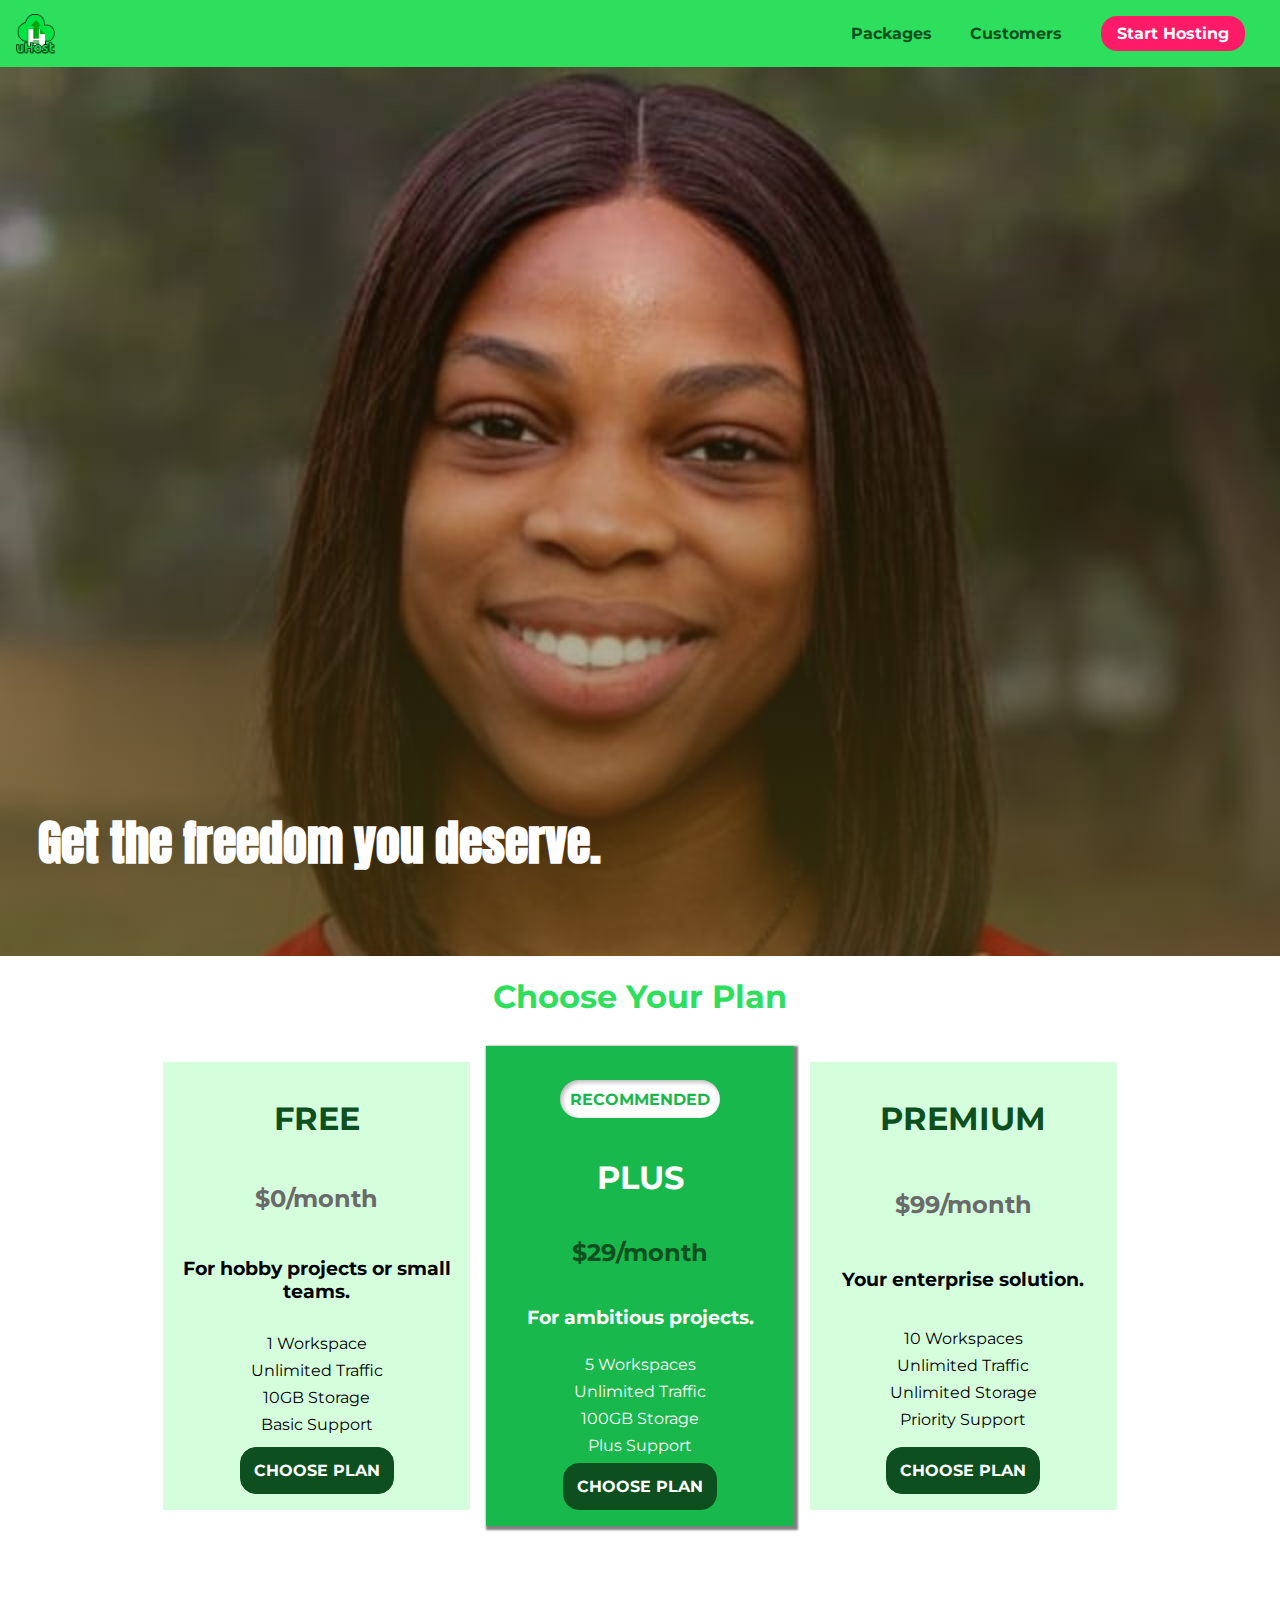
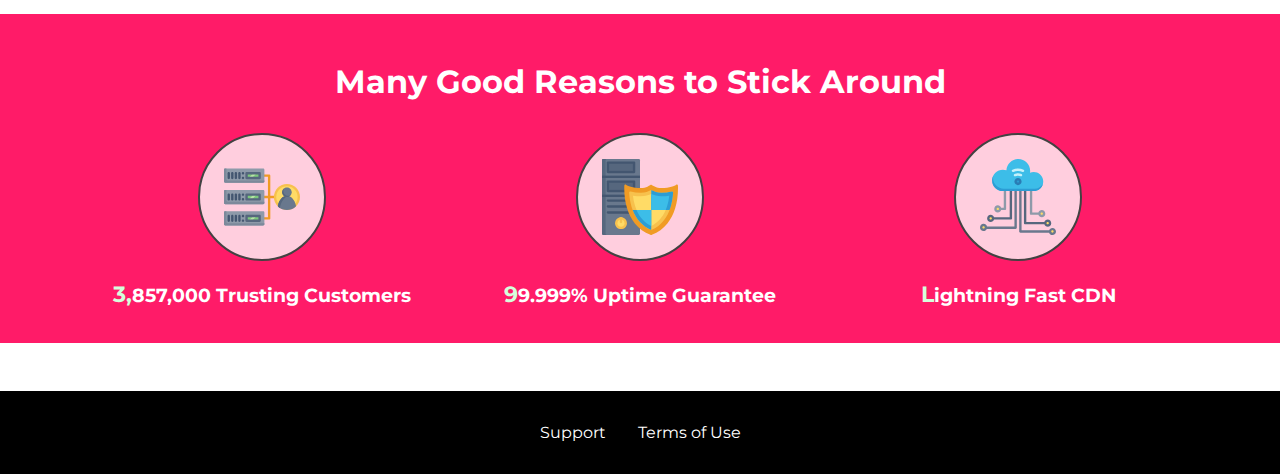
<file: index.html>
<!DOCTYPE html>
<html lang="en">
  <head>
    <meta charset="UTF-8" />
    <meta http-equiv="X-UA-Compatible" content="ie=edge" />
    <meta name="viewport" content="width=device-width, initial-scale=1.0" />
    <!-- <meta
      name="viewport"
      content="width=device-width, initial-scale=1.0, user-scalable=yes, maximum-scale=2.0, mimimum-scale=1.0"
    /> -->
    <title>uHost</title>
    <link rel="shortcut icon" href="images/favicon.png" />
    <link rel="stylesheet" href="shared.css" />
    <link rel="stylesheet" href="main.css" />
  </head>

  <body>
    <div class="backdrop"></div>

    <div class="modal">
      <h1 class="modal__title">Do you want to continue?</h1>
      <div class="modal__actions">
        <a href="start-hosting/index.html" class="modal__action btn">Yes!</a>
        <button class="modal__action modal__action--negative btn" type="button">
          No!
        </button>
      </div>
    </div>

    <header class="main-header">
      <div>
        <button class="toggle-button">
          <span class="toggle-button__bar"></span
          ><span class="toggle-button__bar"></span
          ><span class="toggle-button__bar"></span>
        </button>

        <a href="index.html" class="main-header__brand">
          <img
            src="images/uhost-icon.png"
            alt="uHost - Your favorite hosting company"
          />
        </a>
      </div>

      <nav class="main-nav">
        <ul class="main-nav__items">
          <li class="main-nav__item">
            <a href="packages/index.html">Packages</a>
          </li>
          <li class="main-nav__item">
            <a href="customers/index.html">Customers</a>
          </li>
          <li class="main-nav__item main-nav__item--cta">
            <a href="start-hosting/index.html">Start Hosting</a>
          </li>
        </ul>
      </nav>
    </header>

    <nav class="mobile-nav">
      <ul class="mobile-nav__items">
        <li class="mobile-nav__item">
          <a href="packages/index.html">Packages</a>
        </li>
        <li class="mobile-nav__item">
          <a href="customers/index.html">Customers</a>
        </li>
        <li class="mobile-nav__item mobile-nav__item--cta">
          <a href="start-hosting/index.html">Start Hosting</a>
        </li>
      </ul>
    </nav>

    <main>
      <section id="product-overview">
        <h1>Get the freedom you deserve.</h1>
      </section>

      <section id="plans">
        <h1 class="section-title">Choose Your Plan</h1>
        <div class="plan__list">
          <article class="plan">
            <h1 class="plan__title">FREE</h1>
            <h2 class="plan__price">$0/month</h2>
            <h3>For hobby projects or small teams.</h3>
            <ul class="plan__features">
              <li class="plan__feature">1 Workspace</li>
              <li class="plan__feature">Unlimited Traffic</li>
              <li class="plan__feature">10GB Storage</li>
              <li class="plan__feature">Basic Support</li>
            </ul>
            <div>
              <button class="btn">CHOOSE PLAN</button>
            </div>
          </article>
          <article class="plan plan--highlighted">
            <h1 class="plan__annotation">RECOMMENDED</h1>
            <h1 class="plan__title">PLUS</h1>
            <h2 class="plan__price">$29/month</h2>
            <h3>For ambitious projects.</h3>
            <ul class="plan__features">
              <li class="plan__feature">5 Workspaces</li>
              <li class="plan__feature">Unlimited Traffic</li>
              <li class="plan__feature">100GB Storage</li>
              <li class="plan__feature">Plus Support</li>
            </ul>
            <div>
              <button class="btn">CHOOSE PLAN</button>
            </div>
          </article>
          <article class="plan">
            <h1 class="plan__title">PREMIUM</h1>
            <h2 class="plan__price">$99/month</h2>
            <h3>Your enterprise solution.</h3>
            <ul class="plan__features">
              <li class="plan__feature">10 Workspaces</li>
              <li class="plan__feature">Unlimited Traffic</li>
              <li class="plan__feature">Unlimited Storage</li>
              <li class="plan__feature">Priority Support</li>
            </ul>
            <div>
              <button class="btn">CHOOSE PLAN</button>
            </div>
          </article>
        </div>
      </section>

      <section id="key-features">
        <h1 class="section-title">Many Good Reasons to Stick Around</h1>
        <ul class="key-features__list">
          <li class="key-feature">
            <div class="key-feature__image">
              <svg viewBox="0 0 512 512">
                <path
                  style="fill: #f09b24"
                  d="M344,248h-32V112c0-4.418-3.582-8-8-8h-40c-4.418,0-8,3.582-8,8s3.582,8,8,8h32v128h-32  c-4.418,0-8,3.582-8,8s3.582,8,8,8h32v128h-32c-4.418,0-8,3.582-8,8s3.582,8,8,8h40c4.418,0,8-3.582,8-8V264h32c4.418,0,8-3.582,8-8  S348.418,248,344,248z"
                />
                <path
                  style="fill: #8e9aa9"
                  d="M264,64H8c-4.418,0-8,3.582-8,8v80c0,4.418,3.582,8,8,8h256c4.418,0,8-3.582,8-8V72  C272,67.582,268.418,64,264,64z"
                />
                <path
                  style="fill: #7c899b"
                  d="M24,144c-4.418,0-8-3.582-8-8V64H8c-4.418,0-8,3.582-8,8v80c0,4.418,3.582,8,8,8h256  c4.418,0,8-3.582,8-8v-8H24z"
                />
                <rect
                  x="152"
                  y="96"
                  style="fill: #b8e3a8"
                  width="88"
                  height="32"
                />
                <g>
                  <polygon
                    style="fill: #7ec97d"
                    points="152,96 152,128 166,128 198,96  "
                  />
                  <polygon
                    style="fill: #7ec97d"
                    points="220,96 188,128 240,128 240,96  "
                  />
                </g>
                <path
                  style="fill: #56677e"
                  d="M240,136h-88c-4.418,0-8-3.582-8-8V96c0-4.418,3.582-8,8-8h88c4.418,0,8,3.582,8,8v32  C248,132.418,244.418,136,240,136z M160,120h72v-16h-72V120z"
                />
                <g>
                  <path
                    style="fill: #435670"
                    d="M32,136c-4.418,0-8-3.582-8-8V96c0-4.418,3.582-8,8-8s8,3.582,8,8v32C40,132.418,36.418,136,32,136z   "
                  />
                  <path
                    style="fill: #435670"
                    d="M56,136c-4.418,0-8-3.582-8-8V96c0-4.418,3.582-8,8-8s8,3.582,8,8v32C64,132.418,60.418,136,56,136z   "
                  />
                  <path
                    style="fill: #435670"
                    d="M80,136c-4.418,0-8-3.582-8-8V96c0-4.418,3.582-8,8-8s8,3.582,8,8v32C88,132.418,84.418,136,80,136z   "
                  />
                  <path
                    style="fill: #435670"
                    d="M104,136c-4.418,0-8-3.582-8-8V96c0-4.418,3.582-8,8-8s8,3.582,8,8v32   C112,132.418,108.418,136,104,136z"
                  />
                  <path
                    style="fill: #435670"
                    d="M128,105c-4.418,0-8-3.582-8-8v-1c0-4.418,3.582-8,8-8s8,3.582,8,8v1   C136,101.418,132.418,105,128,105z"
                  />
                  <path
                    style="fill: #435670"
                    d="M128,136c-4.418,0-8-3.582-8-8v-1c0-4.418,3.582-8,8-8s8,3.582,8,8v1   C136,132.418,132.418,136,128,136z"
                  />
                </g>
                <path
                  style="fill: #8e9aa9"
                  d="M264,208H8c-4.418,0-8,3.582-8,8v80c0,4.418,3.582,8,8,8h256c4.418,0,8-3.582,8-8v-80  C272,211.582,268.418,208,264,208z"
                />
                <path
                  style="fill: #7c899b"
                  d="M24,288c-4.418,0-8-3.582-8-8v-72H8c-4.418,0-8,3.582-8,8v80c0,4.418,3.582,8,8,8h256  c4.418,0,8-3.582,8-8v-8H24z"
                />
                <rect
                  x="152"
                  y="240"
                  style="fill: #b8e3a8"
                  width="88"
                  height="32"
                />
                <g>
                  <polygon
                    style="fill: #7ec97d"
                    points="152,240 152,272 166,272 198,240  "
                  />
                  <polygon
                    style="fill: #7ec97d"
                    points="220,240 188,272 240,272 240,240  "
                  />
                </g>
                <path
                  style="fill: #56677e"
                  d="M240,280h-88c-4.418,0-8-3.582-8-8v-32c0-4.418,3.582-8,8-8h88c4.418,0,8,3.582,8,8v32  C248,276.418,244.418,280,240,280z M160,264h72v-16h-72V264z"
                />
                <g>
                  <path
                    style="fill: #435670"
                    d="M32,280c-4.418,0-8-3.582-8-8v-32c0-4.418,3.582-8,8-8s8,3.582,8,8v32C40,276.418,36.418,280,32,280   z"
                  />
                  <path
                    style="fill: #435670"
                    d="M56,280c-4.418,0-8-3.582-8-8v-32c0-4.418,3.582-8,8-8s8,3.582,8,8v32C64,276.418,60.418,280,56,280   z"
                  />
                  <path
                    style="fill: #435670"
                    d="M80,280c-4.418,0-8-3.582-8-8v-32c0-4.418,3.582-8,8-8s8,3.582,8,8v32C88,276.418,84.418,280,80,280   z"
                  />
                  <path
                    style="fill: #435670"
                    d="M104,280c-4.418,0-8-3.582-8-8v-32c0-4.418,3.582-8,8-8s8,3.582,8,8v32   C112,276.418,108.418,280,104,280z"
                  />
                  <path
                    style="fill: #435670"
                    d="M128,249c-4.418,0-8-3.582-8-8v-1c0-4.418,3.582-8,8-8s8,3.582,8,8v1   C136,245.418,132.418,249,128,249z"
                  />
                  <path
                    style="fill: #435670"
                    d="M128,280c-4.418,0-8-3.582-8-8v-1c0-4.418,3.582-8,8-8s8,3.582,8,8v1   C136,276.418,132.418,280,128,280z"
                  />
                </g>
                <path
                  style="fill: #8e9aa9"
                  d="M264,352H8c-4.418,0-8,3.582-8,8v80c0,4.418,3.582,8,8,8h256c4.418,0,8-3.582,8-8v-80  C272,355.582,268.418,352,264,352z"
                />
                <path
                  style="fill: #7c899b"
                  d="M24,432c-4.418,0-8-3.582-8-8v-72H8c-4.418,0-8,3.582-8,8v80c0,4.418,3.582,8,8,8h256  c4.418,0,8-3.582,8-8v-8H24z"
                />
                <rect
                  x="152"
                  y="384"
                  style="fill: #b8e3a8"
                  width="88"
                  height="32"
                />
                <g>
                  <polygon
                    style="fill: #7ec97d"
                    points="152,384 152,416 166,416 198,384  "
                  />
                  <polygon
                    style="fill: #7ec97d"
                    points="220,384 188,416 240,416 240,384  "
                  />
                </g>
                <path
                  style="fill: #56677e"
                  d="M240,424h-88c-4.418,0-8-3.582-8-8v-32c0-4.418,3.582-8,8-8h88c4.418,0,8,3.582,8,8v32  C248,420.418,244.418,424,240,424z M160,408h72v-16h-72V408z"
                />
                <g>
                  <path
                    style="fill: #435670"
                    d="M32,424c-4.418,0-8-3.582-8-8v-32c0-4.418,3.582-8,8-8s8,3.582,8,8v32C40,420.418,36.418,424,32,424   z"
                  />
                  <path
                    style="fill: #435670"
                    d="M56,424c-4.418,0-8-3.582-8-8v-32c0-4.418,3.582-8,8-8s8,3.582,8,8v32C64,420.418,60.418,424,56,424   z"
                  />
                  <path
                    style="fill: #435670"
                    d="M80,424c-4.418,0-8-3.582-8-8v-32c0-4.418,3.582-8,8-8s8,3.582,8,8v32C88,420.418,84.418,424,80,424   z"
                  />
                  <path
                    style="fill: #435670"
                    d="M104,424c-4.418,0-8-3.582-8-8v-32c0-4.418,3.582-8,8-8s8,3.582,8,8v32   C112,420.418,108.418,424,104,424z"
                  />
                  <path
                    style="fill: #435670"
                    d="M128,393c-4.418,0-8-3.582-8-8v-1c0-4.418,3.582-8,8-8s8,3.582,8,8v1   C136,389.418,132.418,393,128,393z"
                  />
                  <path
                    style="fill: #435670"
                    d="M128,424c-4.418,0-8-3.582-8-8v-1c0-4.418,3.582-8,8-8s8,3.582,8,8v1   C136,420.418,132.418,424,128,424z"
                  />
                </g>
                <path
                  style="fill: #f7c14d"
                  d="M424,168c-48.523,0-88,39.477-88,88s39.477,88,88,88s88-39.477,88-88S472.523,168,424,168z"
                />
                <path
                  style="fill: #ffdb66"
                  d="M424,184c-39.701,0-72,32.299-72,72s32.299,72,72,72s72-32.299,72-72S463.701,184,424,184z"
                />
                <path
                  style="fill: #69788d"
                  d="M484.893,314.16C476.393,274.588,451.922,248,424,248s-52.393,26.588-60.893,66.16  c-0.605,2.82,0.354,5.749,2.511,7.664C381.731,336.124,402.465,344,424,344s42.269-7.876,58.381-22.176  C484.539,319.909,485.498,316.98,484.893,314.16z"
                />
                <path
                  style="fill: #56677e"
                  d="M434.053,249.171C430.768,248.403,427.411,248,424,248c-27.922,0-52.393,26.588-60.893,66.16  c-0.605,2.82,0.354,5.749,2.511,7.664c3.383,3.002,6.979,5.703,10.734,8.125C384.904,286.243,407.373,255.378,434.053,249.171z"
                />
                <path
                  style="fill: #69788d"
                  d="M424,192c-17.645,0-32,14.355-32,32s14.355,32,32,32s32-14.355,32-32S441.645,192,424,192z"
                />
                <path
                  style="fill: #56677e"
                  d="M432,248c-17.645,0-32-14.355-32-32c0-6.783,2.128-13.076,5.742-18.258  C397.444,203.53,392,213.138,392,224c0,17.645,14.355,32,32,32c10.862,0,20.471-5.444,26.258-13.742  C445.076,245.872,438.783,248,432,248z"
                />
              </svg>
            </div>
            <p class="key-feature__description">3,857,000 Trusting Customers</p>
          </li>
          <li class="key-feature">
            <div class="key-feature__image">
              <svg viewBox="0 0 512 512">
                <path
                  style="fill: #69788d"
                  d="M248,0H8C3.582,0,0,3.582,0,8v496c0,4.418,3.582,8,8,8h240c4.418,0,8-3.582,8-8V8  C256,3.582,252.418,0,248,0z"
                />
                <path
                  style="fill: #56677e"
                  d="M24,504V8c0-4.418,3.582-8,8-8H8C3.582,0,0,3.582,0,8v496c0,4.418,3.582,8,8,8h24  C27.582,512,24,508.418,24,504z"
                />
                <g>
                  <rect
                    x="0"
                    y="112"
                    style="fill: #435670"
                    width="256"
                    height="16"
                  />
                  <rect
                    x="0"
                    y="240"
                    style="fill: #435670"
                    width="256"
                    height="16"
                  />
                </g>
                <path
                  style="fill: #f7c14d"
                  d="M128,392c-22.056,0-40,17.944-40,40s17.944,40,40,40s40-17.944,40-40S150.056,392,128,392z"
                />
                <path
                  style="fill: #ffdb66"
                  d="M128,408c-13.233,0-24,10.767-24,24s10.767,24,24,24s24-10.767,24-24S141.233,408,128,408z"
                />
                <path
                  style="fill: #f7c14d"
                  d="M128,392c-2.739,0-5.414,0.278-8,0.805V424c0,4.418,3.582,8,8,8c4.418,0,8-3.582,8-8v-31.195  C133.414,392.278,130.739,392,128,392z"
                />
                <g>
                  <path
                    style="fill: #435670"
                    d="M216,288H40c-4.418,0-8-3.582-8-8s3.582-8,8-8h176c4.418,0,8,3.582,8,8S220.418,288,216,288z"
                  />
                  <path
                    style="fill: #435670"
                    d="M216,328H40c-4.418,0-8-3.582-8-8s3.582-8,8-8h176c4.418,0,8,3.582,8,8S220.418,328,216,328z"
                  />
                  <path
                    style="fill: #435670"
                    d="M216,368H40c-4.418,0-8-3.582-8-8s3.582-8,8-8h176c4.418,0,8,3.582,8,8S220.418,368,216,368z"
                  />
                  <path
                    style="fill: #435670"
                    d="M216,16H40c-4.418,0-8,3.582-8,8v64c0,4.418,3.582,8,8,8h176c4.418,0,8-3.582,8-8V24   C224,19.582,220.418,16,216,16z"
                  />
                </g>
                <rect
                  x="48"
                  y="32"
                  style="fill: #56677e"
                  width="160"
                  height="48"
                />
                <path
                  style="fill: #435670"
                  d="M216,144H40c-4.418,0-8,3.582-8,8v64c0,4.418,3.582,8,8,8h176c4.418,0,8-3.582,8-8v-64  C224,147.582,220.418,144,216,144z"
                />
                <rect
                  x="48"
                  y="160"
                  style="fill: #56677e"
                  width="160"
                  height="48"
                />
                <path
                  style="fill: #f09b24"
                  d="M511.747,180.237c-0.194-6.537-8.107-10.107-13.135-5.894c-5.6,4.693-42.904,21.282-98.514,21.282  c-33.45,0-64.625-20.999-64.929-21.206c-2.9-1.991-6.764-1.85-9.512,0.346c-2.677,2.135-27.201,20.86-63.793,20.86  c-55.607,0-92.914-16.589-98.515-21.282c-5.028-4.211-12.941-0.645-13.135,5.894c-1.634,54.834,4.655,105.941,18.693,151.903  c12.096,39.604,29.759,74.047,52.497,102.373c27.538,34.304,62.743,59.882,104.66,76.045c3.069,1.918,6.757,1.921,9.83,0  c41.917-16.163,77.122-41.741,104.66-76.045c22.738-28.326,40.401-62.77,52.497-102.373  C507.092,286.179,513.381,235.071,511.747,180.237z"
                />
                <path
                  style="fill: #f7c14d"
                  d="M476.21,221.226c-1.953-1.631-4.568-2.235-7.036-1.628c-21.686,5.327-44.926,8.028-69.075,8.028  c-25.926,0-49.633-8.975-64.955-16.504c-2.307-1.134-5.016-1.091-7.284,0.116c-14.059,7.477-36.919,16.388-65.994,16.388  c-24.153,0-47.394-2.701-69.075-8.028c-5.155-1.268-10.221,2.966-9.894,8.261c2.077,33.693,7.668,65.635,16.616,94.935  c22.774,74.565,66.139,126.334,128.888,153.868c2.032,0.891,4.397,0.891,6.43,0c61.777-27.107,104.716-78.876,127.62-153.868  c8.948-29.3,14.539-61.241,16.616-94.935C479.224,225.319,478.163,222.856,476.21,221.226z"
                />
                <path
                  style="fill: #ffdb66"
                  d="M331.609,451.727c-52.604-25.289-89.304-70.987-109.144-135.944  c-6.532-21.39-11.162-44.336-13.82-68.447c17.133,2.852,34.952,4.291,53.22,4.291c29.394,0,53.376-7.793,69.978-15.561  c17.44,7.736,41.656,15.561,68.256,15.561c18.267,0,36.085-1.439,53.219-4.291c-2.659,24.112-7.288,47.06-13.82,68.448  C419.545,381.108,383.27,426.805,331.609,451.727z"
                />
                <g>
                  <path
                    style="fill: #2c9dd4"
                    d="M479.066,227.858c0.157-2.539-0.903-5.002-2.856-6.633s-4.568-2.235-7.036-1.628   c-21.686,5.327-44.926,8.028-69.075,8.028c-25.926,0-49.633-8.975-64.955-16.504c-1.057-0.52-2.2-0.78-3.345-0.806l-0.072,133.351   h123.601c2.556-6.746,4.933-13.702,7.123-20.874C471.398,293.493,476.989,261.552,479.066,227.858z"
                  />
                  <path
                    style="fill: #2c9dd4"
                    d="M206.658,343.667c24.153,63.42,65.028,108.108,121.743,132.995c1.031,0.452,2.147,0.673,3.263,0.666   l0.063-133.661H206.658z"
                  />
                </g>
                <g>
                  <path
                    style="fill: #3cbde8"
                    d="M439.497,315.783c6.532-21.389,11.161-44.336,13.82-68.448c-17.134,2.852-34.952,4.291-53.219,4.291   c-26.6,0-50.815-7.824-68.256-15.561l-0.116,107.601h97.758C433.179,334.807,436.524,325.518,439.497,315.783z"
                  />
                  <path
                    style="fill: #3cbde8"
                    d="M232.523,343.667c21.144,50.298,54.363,86.56,99.087,108.06l0.117-108.06H232.523z"
                  />
                </g>
              </svg>
            </div>
            <p class="key-feature__description">99.999% Uptime Guarantee</p>
          </li>
          <li class="key-feature">
            <div class="key-feature__image">
              <svg viewBox="0 0 512 512">
                <path
                  style="fill: #8e9aa9"
                  d="M168,200c-4.418,0-8,3.582-8,8v120h-17.376c-3.302-9.311-12.194-16-22.624-16  c-13.234,0-24,10.767-24,24s10.766,24,24,24c10.429,0,19.321-6.689,22.624-16H168c4.418,0,8-3.582,8-8V208  C176,203.582,172.418,200,168,200z"
                />
                <path
                  style="fill: #ffdb66"
                  d="M120,328c-4.411,0-8,3.589-8,8s3.589,8,8,8s8-3.589,8-8S124.411,328,120,328z"
                />
                <path
                  style="fill: #56677e"
                  d="M208,200c-4.418,0-8,3.582-8,8v184H94.624C91.322,382.689,82.43,376,72,376  c-13.234,0-24,10.767-24,24s10.766,24,24,24c10.429,0,19.321-6.689,22.624-16H208c4.418,0,8-3.582,8-8V208  C216,203.582,212.418,200,208,200z"
                />
                <path
                  style="fill: #ffdb66"
                  d="M72,392c-4.411,0-8,3.589-8,8s3.589,8,8,8s8-3.589,8-8S76.411,392,72,392z"
                />
                <path
                  style="fill: #69788d"
                  d="M240,208c-4.418,0-8,3.582-8,8v239H47.24c-2.671-10.34-12.078-18-23.24-18c-13.234,0-24,10.767-24,24  s10.766,24,24,24c9.666,0,18.009-5.747,21.809-14H240c4.418,0,8-3.582,8-8V216C248,211.582,244.418,208,240,208z"
                />
                <path
                  style="fill: #ffdb66"
                  d="M24,453c-4.411,0-8,3.589-8,8s3.589,8,8,8s8-3.589,8-8S28.411,453,24,453z"
                />
                <path
                  style="fill: #69788d"
                  d="M488,464c-10.429,0-19.321,6.689-22.624,16H280V208c0-4.418-3.582-8-8-8s-8,3.582-8,8v280  c0,4.418,3.582,8,8,8h193.376c3.302,9.311,12.194,16,22.624,16c13.234,0,24-10.767,24-24S501.234,464,488,464z"
                />
                <path
                  style="fill: #ffdb66"
                  d="M488,480c-4.411,0-8,3.589-8,8s3.589,8,8,8s8-3.589,8-8S492.411,480,488,480z"
                />
                <path
                  style="fill: #56677e"
                  d="M456,408c-10.429,0-19.321,6.689-22.624,16H312V208c0-4.418-3.582-8-8-8s-8,3.582-8,8v224  c0,4.418,3.582,8,8,8h129.376c3.302,9.311,12.194,16,22.624,16c13.234,0,24-10.767,24-24S469.234,408,456,408z"
                />
                <path
                  style="fill: #ffdb66"
                  d="M456,424c-4.411,0-8,3.589-8,8s3.589,8,8,8s8-3.589,8-8S460.411,424,456,424z"
                />
                <path
                  style="fill: #8e9aa9"
                  d="M416,344c-10.429,0-19.321,6.689-22.624,16H352V208c0-4.418-3.582-8-8-8s-8,3.582-8,8v160  c0,4.418,3.582,8,8,8h49.376c3.302,9.311,12.194,16,22.624,16c13.234,0,24-10.767,24-24S429.234,344,416,344z"
                />
                <path
                  style="fill: #ffdb66"
                  d="M416,360c-4.411,0-8,3.589-8,8s3.589,8,8,8s8-3.589,8-8S420.411,360,416,360z"
                />
                <path
                  style="fill: #3cbde8"
                  d="M362,88c-8.741,0-17.231,1.751-25.06,5.085C337.646,88.797,338,84.43,338,80  c0-44.112-35.888-80-80-80c-42.823,0-77.895,33.816-79.909,76.149C170.393,73.415,162.244,72,154,72c-39.701,0-72,32.299-72,72  s32.299,72,72,72h208c35.29,0,64-28.71,64-64S397.29,88,362,88z"
                />
                <path
                  style="fill: #2c9dd4"
                  d="M368,200H160c-39.701,0-72-32.299-72-72c0-5.863,0.721-11.559,2.05-17.019  C84.918,120.88,82,132.102,82,144c0,39.701,32.299,72,72,72h208c30.389,0,55.88-21.296,62.379-49.743  C413.565,186.327,392.352,200,368,200z"
                />
                <path
                  style="fill: #2a7db5"
                  d="M256,128c-13.234,0-24,10.767-24,24s10.766,24,24,24c13.233,0,24-10.767,24-24S269.233,128,256,128z"
                />
                <path
                  style="fill: #2c9dd4"
                  d="M256,144c-4.411,0-8,3.589-8,8s3.589,8,8,8c4.411,0,8-3.589,8-8S260.411,144,256,144z"
                />
                <g>
                  <path
                    style="fill: #c5f1fa"
                    d="M221.755,87.695c-2.994,0-5.864-1.688-7.233-4.572c-1.894-3.991-0.194-8.763,3.798-10.657   C230.157,66.849,242.834,64,256,64c13.166,0,25.844,2.849,37.68,8.466c3.992,1.895,5.692,6.666,3.798,10.657   s-6.666,5.692-10.657,3.798C277.144,82.328,266.774,80,256,80c-10.774,0-21.144,2.328-30.821,6.921   C224.072,87.446,222.904,87.695,221.755,87.695z"
                  />
                  <path
                    style="fill: #c5f1fa"
                    d="M276.545,116.618c-1.148,0-2.316-0.249-3.424-0.774C267.745,113.293,261.985,112,256,112   c-5.985,0-11.745,1.293-17.121,3.844c-3.991,1.895-8.763,0.192-10.657-3.798c-1.894-3.992-0.193-8.764,3.798-10.657   C239.557,97.813,247.625,96,256,96c8.376,0,16.444,1.813,23.98,5.389c3.991,1.894,5.692,6.665,3.798,10.657   C282.41,114.93,279.539,116.618,276.545,116.618z"
                  />
                </g>
              </svg>
            </div>
            <p class="key-feature__description">Lightning Fast CDN</p>
          </li>
        </ul>
      </section>
    </main>

    <footer class="main-footer">
      <nav>
        <ul class="main-footer__links">
          <li class="main-footer__link">
            <a href="#">Support</a>
          </li>
          <li class="main-footer__link">
            <a href="#">Terms of Use</a>
          </li>
        </ul>
      </nav>
    </footer>

    <script src="shared.js"></script>
  </body>
</html>
</file>
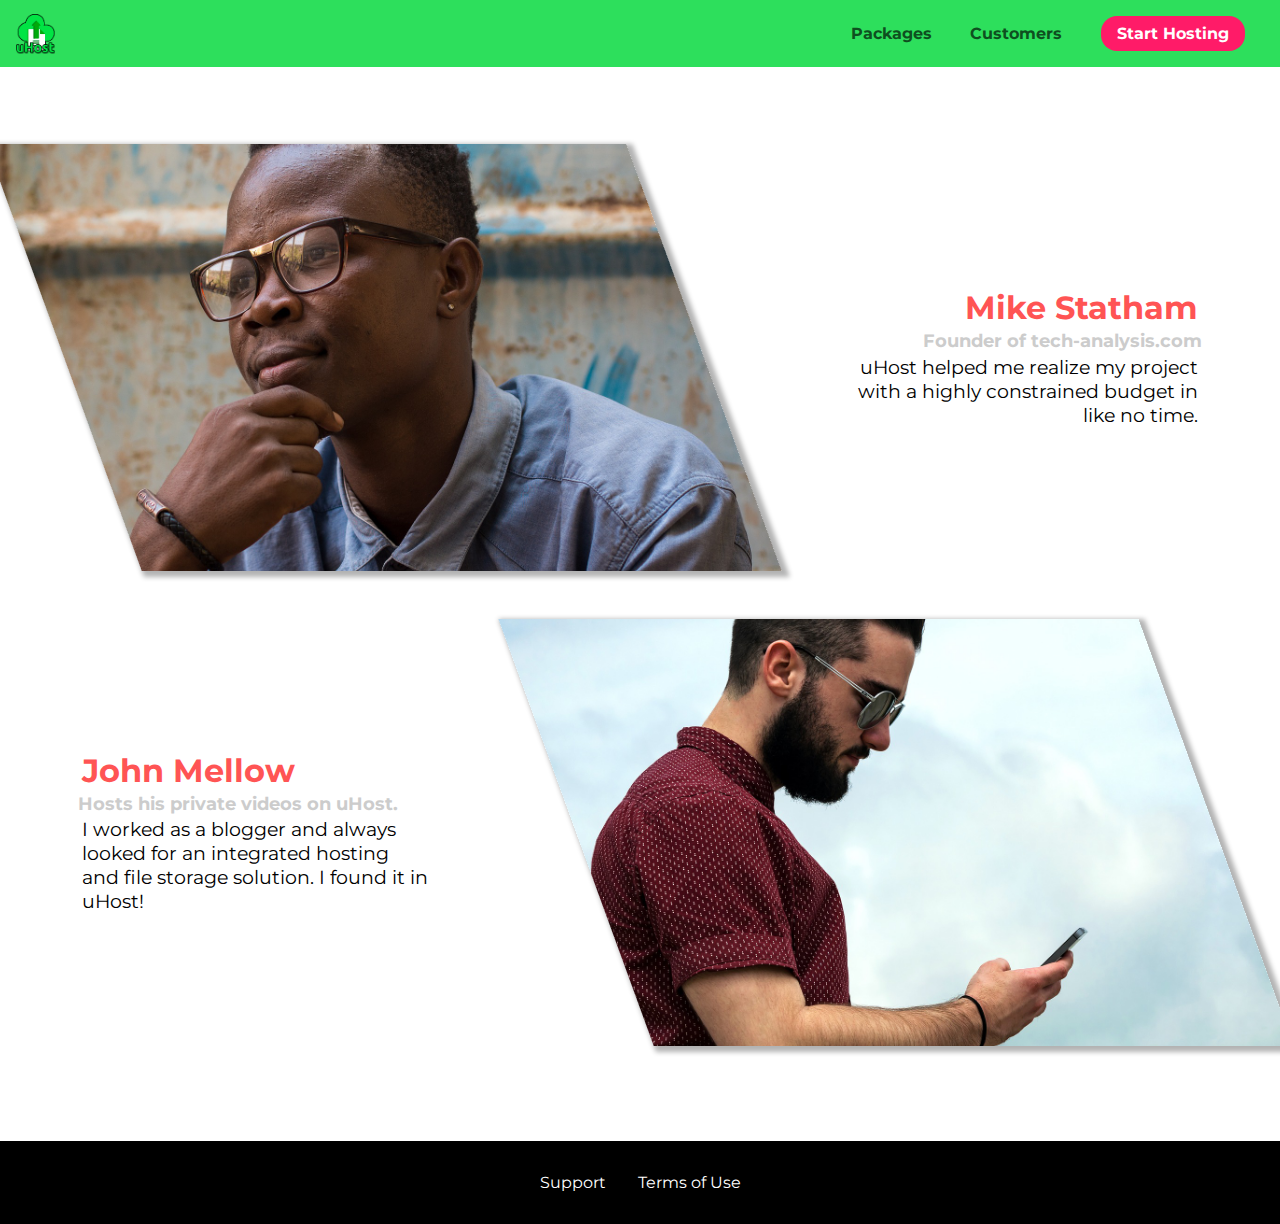
<file: customers/index.html>
<!DOCTYPE html>
<html lang="en">
  <head>
    <meta charset="UTF-8" />
    <meta name="viewport" content="width=device-width, initial-scale=1.0" />
    <meta http-equiv="X-UA-Compatible" content="ie=edge" />
    <title>uHost Customers</title>
    <link rel="shortcut icon" href="../images/favicon.png" />
    <link rel="stylesheet" href="../shared.css" />
    <link rel="stylesheet" href="customers.css" />
  </head>

  <body>
    <div class="backdrop"></div>

    <header class="main-header">
      <div>
        <button class="toggle-button">
          <span class="toggle-button__bar"></span
          ><span class="toggle-button__bar"></span
          ><span class="toggle-button__bar"></span>
        </button>

        <a href="../index.html" class="main-header__brand">
          <img
            src="../images/uhost-icon.png"
            alt="uHost - Your favorite hosting company"
          />
        </a>
      </div>

      <nav class="main-nav">
        <ul class="main-nav__items">
          <li class="main-nav__item">
            <a href="../packages/index.html">Packages</a>
          </li>
          <li class="main-nav__item">
            <a href="index.html">Customers</a>
          </li>
          <li class="main-nav__item main-nav__item--cta">
            <a href="../start-hosting/index.html">Start Hosting</a>
          </li>
        </ul>
      </nav>
    </header>

    <nav class="mobile-nav">
      <ul class="mobile-nav__items">
        <li class="mobile-nav__item">
          <a href="../packages/index.html">Packages</a>
        </li>
        <li class="mobile-nav__item">
          <a href="index.html">Customers</a>
        </li>
        <li class="mobile-nav__item mobile-nav__item--cta">
          <a href="../start-hosting/index.html">Start Hosting</a>
        </li>
      </ul>
    </nav>

    <main>
      <div>
        <div class="testimonial" id="customer-1">
          <div class="testimonial__image-container">
            <img
              src="../images/customer-1.jpg"
              alt="Mike Statham - Customer"
              class="testimonial__image"
            />
          </div>

          <div class="testimonial__info">
            <h1 class="testimonial__name">Mike Statham</h1>
            <h2 class="testimonial__subtitle">
              Founder of
              <a href="tech-analysis.com">tech-analysis.com</a>
            </h2>
            <p class="testimonial__text">
              uHost helped me realize my project with a highly constrained
              budget in like no time.
            </p>
          </div>
        </div>

        <div class="testimonial" id="customer-2">
          <div class="testimonial__info">
            <h1 class="testimonial__name">John Mellow</h1>
            <h2 class="testimonial__subtitle">
              Hosts his private videos on uHost.
            </h2>
            <p class="testimonial__text">
              I worked as a blogger and always looked for an integrated hosting
              and file storage solution. I found it in uHost!
            </p>
          </div>

          <div class="testimonial__image-container">
            <img
              src="../images/customer-2.jpg"
              alt="John Mellow - Customer"
              class="testimonial__image"
            />
          </div>
        </div>
      </div>
    </main>

    <footer class="main-footer">
      <nav>
        <ul class="main-footer__links">
          <li class="main-footer__link">
            <a href="#">Support</a>
          </li>
          <li class="main-footer__link">
            <a href="#">Terms of Use</a>
          </li>
        </ul>
      </nav>
    </footer>

    <script src="../shared.js"></script>
  </body>
</html>
</file>
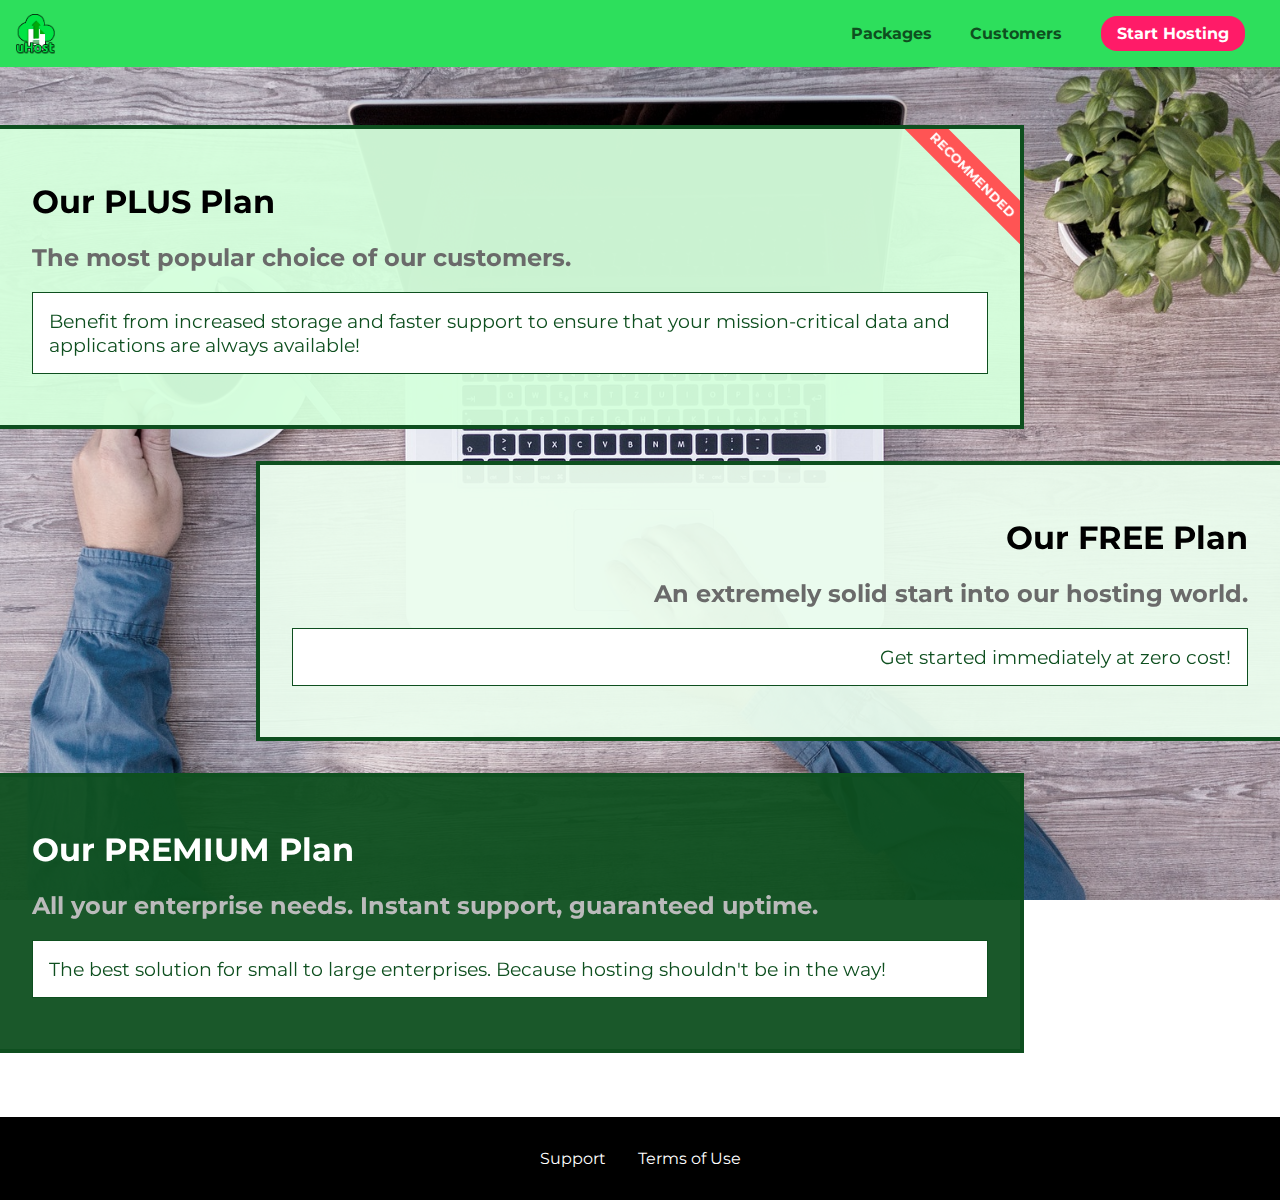
<file: packages/index.html>
<!DOCTYPE html>
<html lang="en">
  <head>
    <meta charset="UTF-8" />
    <meta http-equiv="X-UA-Compatible" content="ie=edge" />
    <meta name="viewport" content="width=device-width, initial-scale=1.0" />
    <title>uHost</title>
    <link rel="shortcut icon" href="../images/favicon.png" />
    <link rel="stylesheet" href="../shared.css" />
    <link rel="stylesheet" href="packages.css" />
  </head>

  <body>
    <div class="backdrop"></div>
    <div class="background"></div>

    <header class="main-header">
      <div>
        <button class="toggle-button">
          <span class="toggle-button__bar"></span
          ><span class="toggle-button__bar"></span
          ><span class="toggle-button__bar"></span>
        </button>

        <a href="../index.html" class="main-header__brand">
          <img
            src="../images/uhost-icon.png"
            alt="uHost - Your favorite hosting company"
        /></a>
      </div>

      <nav class="main-nav">
        <ul class="main-nav__items">
          <li class="main-nav__item">
            <a href="index.html">Packages</a>
          </li>
          <li class="main-nav__item">
            <a href="../customers/index.html">Customers</a>
          </li>
          <li class="main-nav__item main-nav__item--cta">
            <a href="../start-hosting/index.html">Start Hosting</a>
          </li>
        </ul>
      </nav>
    </header>

    <nav class="mobile-nav">
      <ul class="mobile-nav__items">
        <li class="mobile-nav__item">
          <a href="index.html">Packages</a>
        </li>
        <li class="mobile-nav__item">
          <a href="../customers/index.html">Customers</a>
        </li>
        <li class="mobile-nav__item mobile-nav__item--cta">
          <a href="../start-hosting/index.html">Start Hosting</a>
        </li>
      </ul>
    </nav>

    <main>
      <section class="package" id="plus">
        <a href="#">
          <h1 class="package__title">Our PLUS Plan</h1>
          <h2 class="package__badge">RECOMMENDED</h2>
          <h2 class="package__subtitle">
            The most popular choice of our customers.
          </h2>
          <p class="package__info">
            Benefit from increased storage and faster support to ensure that
            your mission-critical data and applications are always available!
          </p>
        </a>
      </section>

      <section class="package" id="free">
        <a href="#">
          <h1 class="package__title">Our FREE Plan</h1>
          <h2 class="package__subtitle">
            An extremely solid start into our hosting world.
          </h2>
          <p class="package__info">Get started immediately at zero cost!</p>
        </a>
      </section>

      <div class="clear-fix"></div>

      <section class="package" id="premium">
        <a href="#">
          <h1 class="package__title">Our PREMIUM Plan</h1>
          <h2 class="package__subtitle">
            All your enterprise needs. Instant support, guaranteed uptime.
          </h2>
          <p class="package__info">
            The best solution for small to large enterprises. Because hosting
            shouldn't be in the way!
          </p>
        </a>
      </section>
    </main>

    <footer class="main-footer">
      <nav>
        <ul class="main-footer__links">
          <li class="main-footer__link">
            <a href="#">Support</a>
          </li>
          <li class="main-footer__link">
            <a href="#">Terms of Use</a>
          </li>
        </ul>
      </nav>
    </footer>

    <script src="../shared.js"></script>
  </body>
</html>
</file>
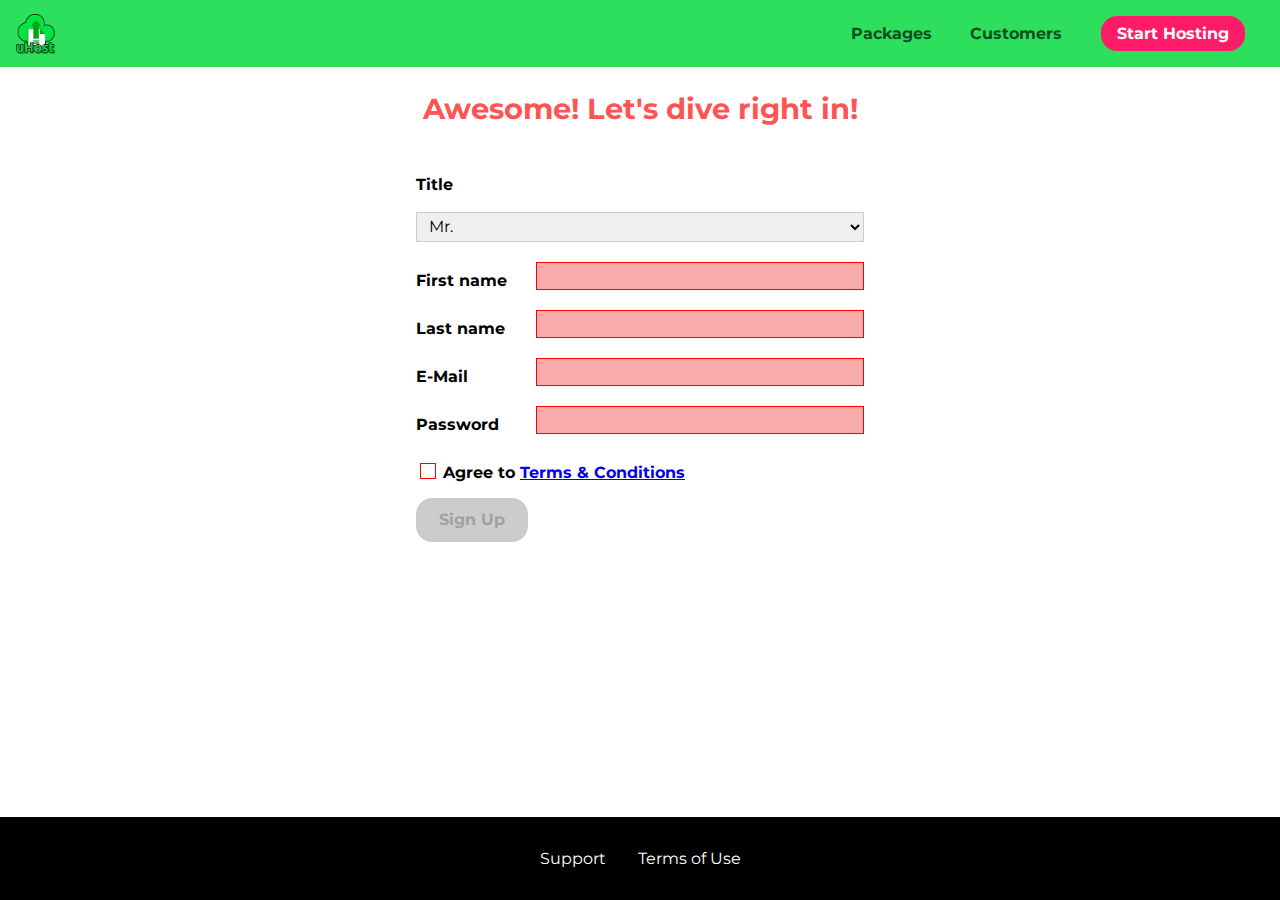
<file: start-hosting/index.html>
<!DOCTYPE html>
<html lang="en">
  <head>
    <meta charset="UTF-8" />
    <meta name="viewport" content="width=device-width, initial-scale=1.0" />
    <meta http-equiv="X-UA-Compatible" content="ie=edge" />
    <title>uHost Signup</title>
    <link rel="shortcut icon" href="../favicon.png" />
    <link rel="stylesheet" href="../shared.css" />
    <link rel="stylesheet" href="start-hosting.css" />
  </head>

  <body>
    <div class="backdrop"></div>
    <header class="main-header">
      <div>
        <button class="toggle-button">
          <span class="toggle-button__bar"></span>
          <span class="toggle-button__bar"></span>
          <span class="toggle-button__bar"></span>
        </button>
        <a href="../index.html" class="main-header__brand">
          <img
            src="../images/uhost-icon.png"
            alt="uHost - Your favorite hosting company"
          />
        </a>
      </div>
      <nav class="main-nav">
        <ul class="main-nav__items">
          <li class="main-nav__item">
            <a href="../packages/index.html">Packages</a>
          </li>
          <li class="main-nav__item">
            <a href="../customers/index.html">Customers</a>
          </li>
          <li class="main-nav__item main-nav__item--cta">
            <a href="index.html">Start Hosting</a>
          </li>
        </ul>
      </nav>
    </header>
    <nav class="mobile-nav">
      <ul class="mobile-nav__items">
        <li class="mobile-nav__item">
          <a href="../packages/index.html">Packages</a>
        </li>
        <li class="mobile-nav__item">
          <a href="../customers/index.html">Customers</a>
        </li>
        <li class="mobile-nav__item mobile-nav__item--cta">
          <a href="index.html">Start Hosting</a>
        </li>
      </ul>
    </nav>
    <main class="signup-page">
      <h1 class="signup-title">Awesome! Let's dive right in!</h1>
      <form action="index.html" class="signup-form">
        <label for="title">Title</label>
        <select id="title">
          <option value="mr">Mr.</option>
          <option value="ms">Ms.</option>
        </select>
        <label for="first-name">First name</label>
        <input type="text" id="first-name" required />
        <label for="last-name">Last name</label>
        <input type="text" id="last-name" required />
        <label for="email">E-Mail</label>
        <input type="email" id="email" required />
        <label for="password">Password</label>
        <input type="password" id="password" required />
        <div class="signup-form__checkbox">
          <input type="checkbox" id="agree-terms" required />
          <label for="agree-terms"
            >Agree to
            <a href="#">Terms &amp; Conditions</a>
          </label>
        </div>
        <button type="submit" class="btn" disabled>Sign Up</button>
      </form>
    </main>
    <footer class="main-footer">
      <nav>
        <ul class="main-footer__links">
          <li class="main-footer__link">
            <a href="#">Support</a>
          </li>
          <li class="main-footer__link">
            <a href="#">Terms of Use</a>
          </li>
        </ul>
      </nav>
    </footer>
    <script src="../shared.js"></script>
  </body>
</html>
</file>
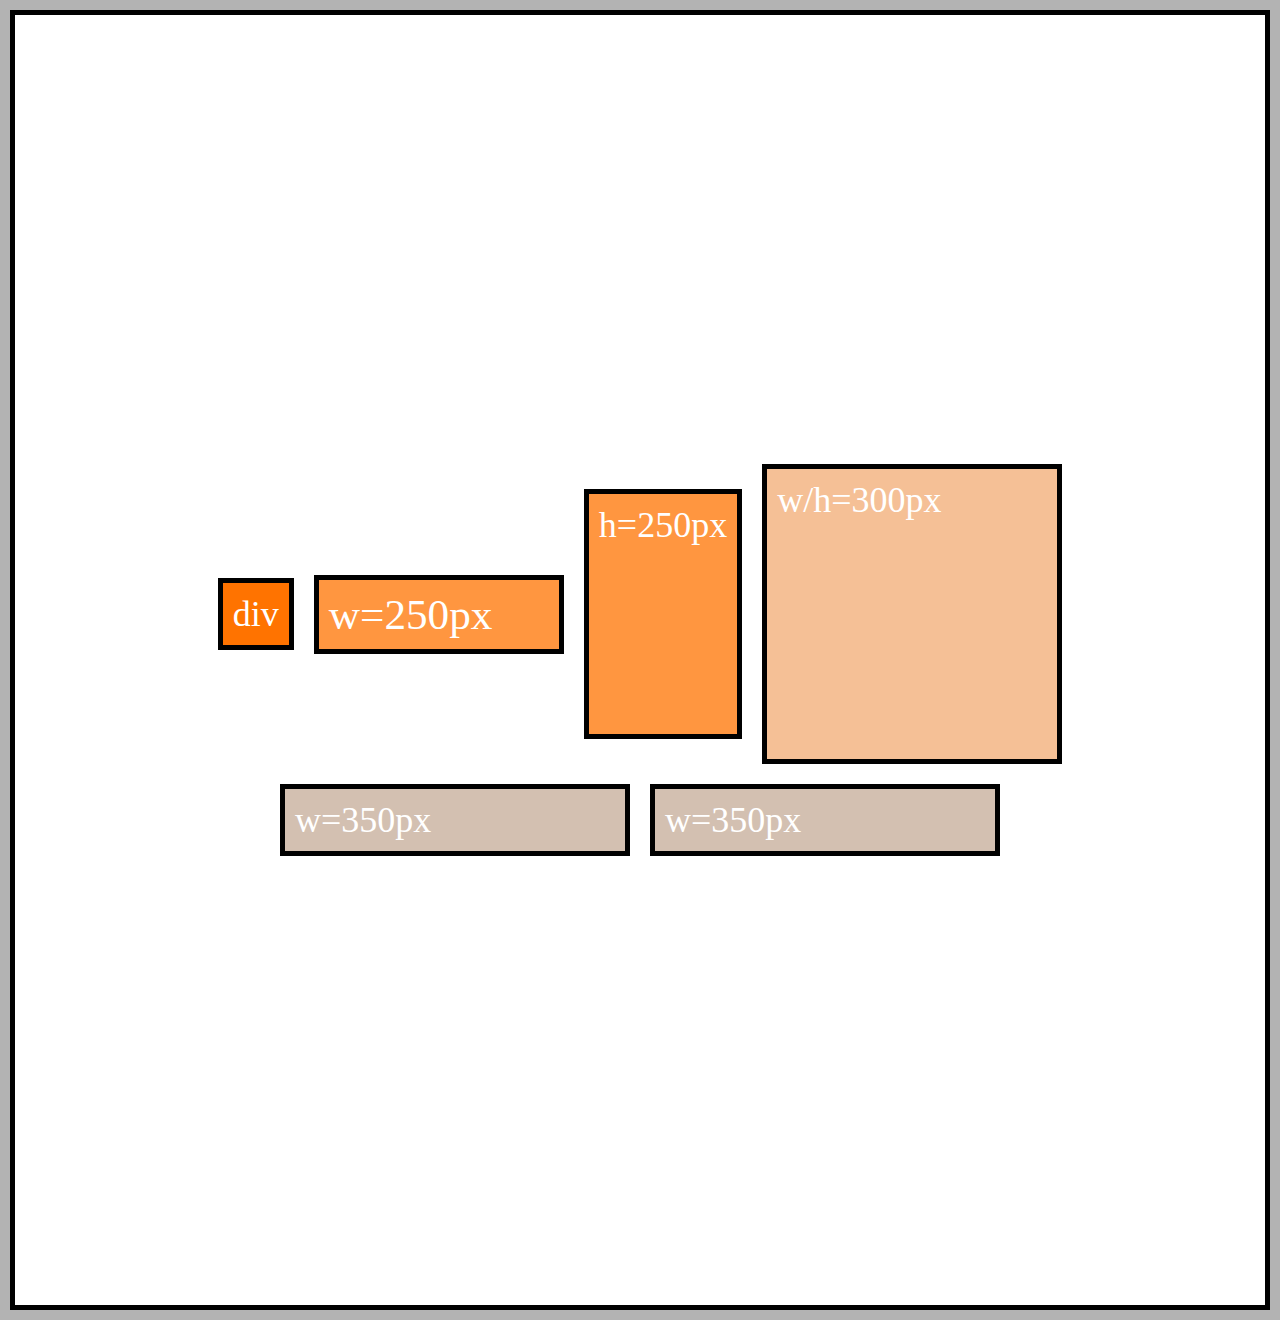
<file: side lessons/flexbox-02-creating-a-flex-container-starting-code/index.html>
<!DOCTYPE html>
<html lang="en">
    <head>
        <meta charset="UTF-8">
        <meta http-equiv="X-UA-Compatible" content="ie=edge">
        <link rel="stylesheet" href="main.css">
        <title>Flexbox</title>
    </head>
    <body>
        <div class="flex-container">
            <div class="item-1">div</div>
            <div class="item-2">w=250px</div>
            <div class="item-3">h=250px</div>
            <div class="item-4">w/h=300px</div>
            <div class="item-5">w=350px</div>
            <div class="item-6">w=350px</div>
        </div>
    </body>
</html>
</file>
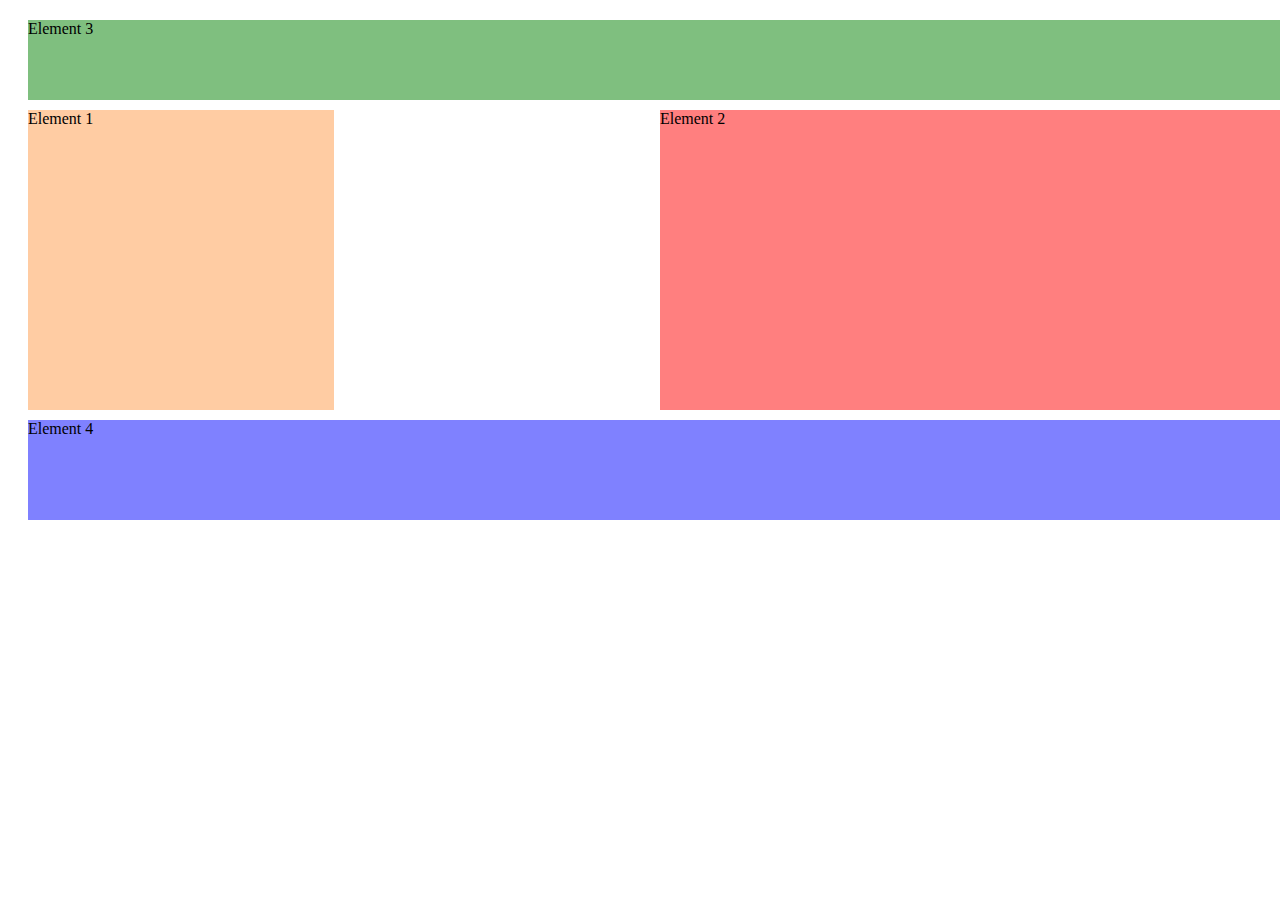
<file: side lessons/grid-01-using-the-grid-on-our-projectstarting-code/index.html>
<!DOCTYPE html>
<html lang="en">
<head>
    <meta charset="UTF-8">
    <meta name="viewport" content="width=device-width, initial-scale=1.0">
    <meta http-equiv="X-UA-Compatible" content="ie=edge">
    <title>CSS Course</title>
    <link rel="stylesheet" href="main.css">
</head>
<body>
    <div class="container">
        <div class="el1">Element 1</div>
        <div class="el2">Element 2</div>
        <div class="el3">Element 3</div>
        <div class="el4">Element 4</div>
    </div>
</body>
</html>
</file>
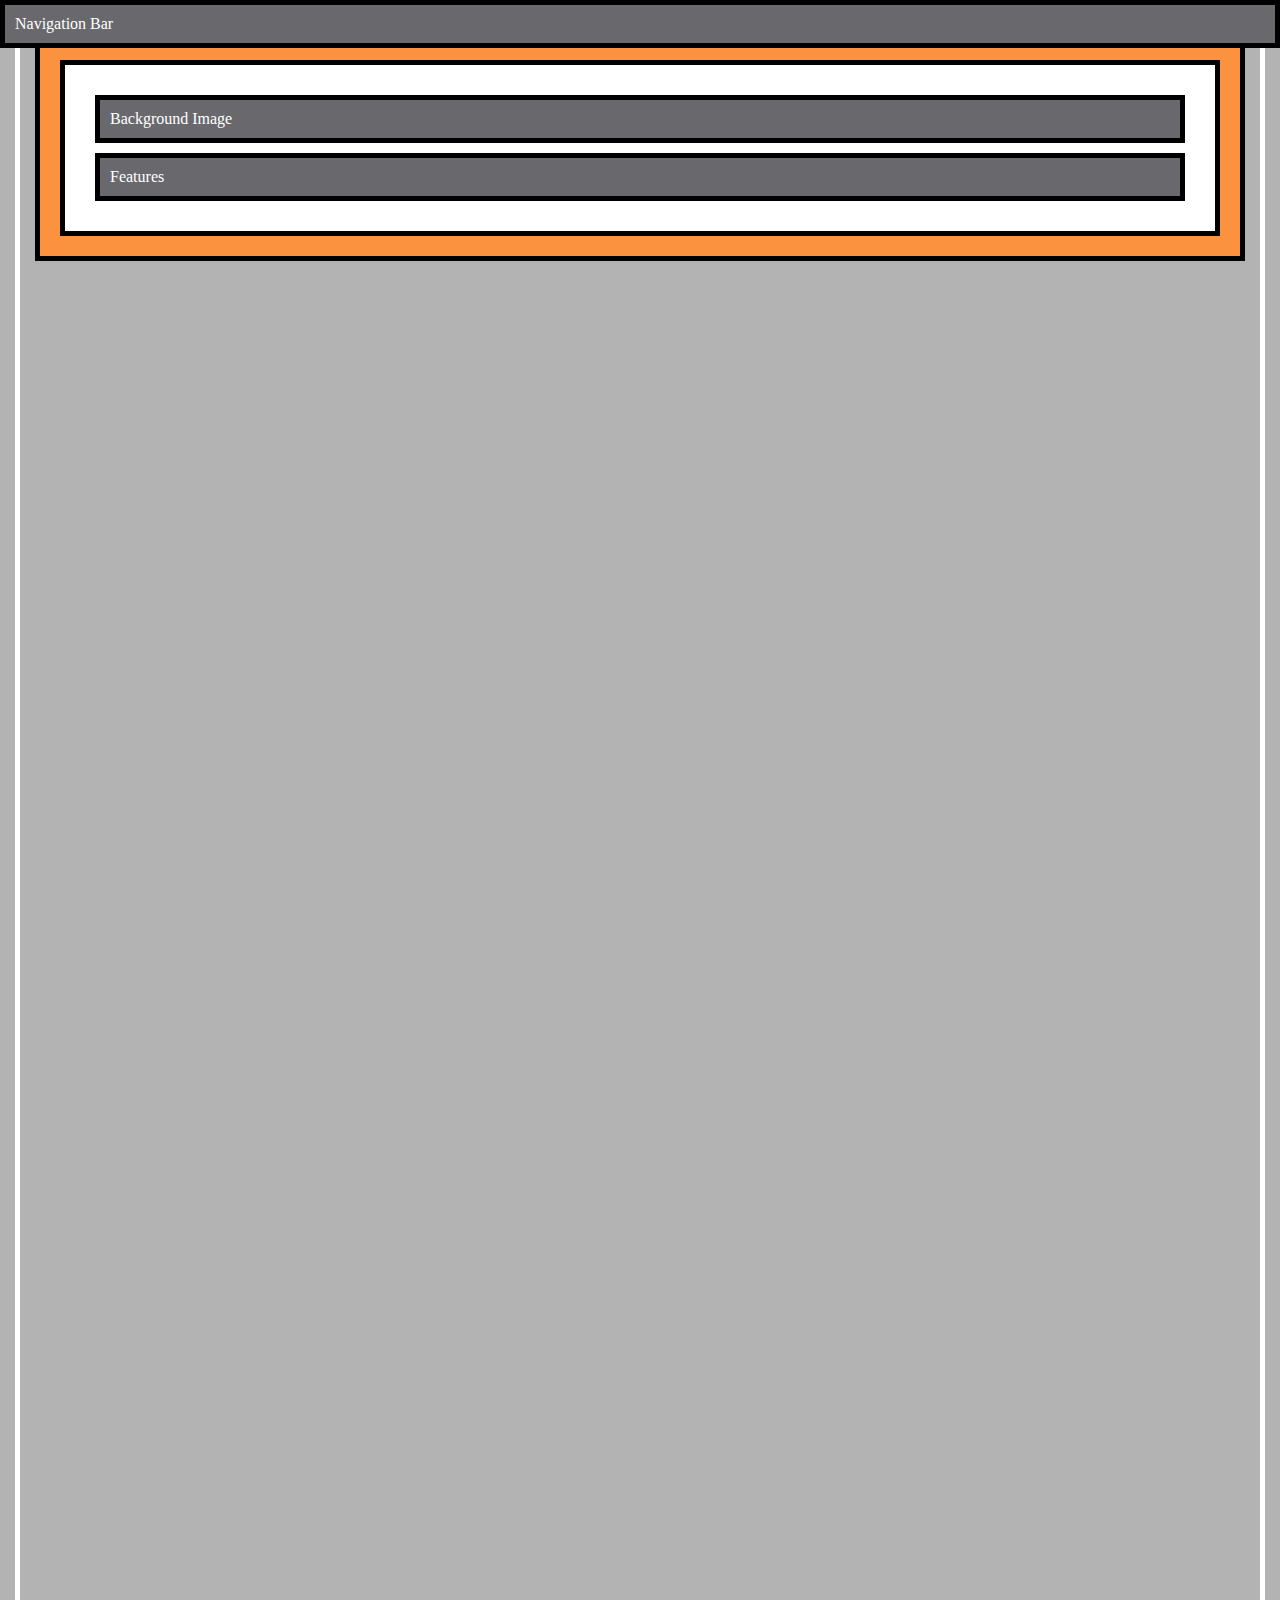
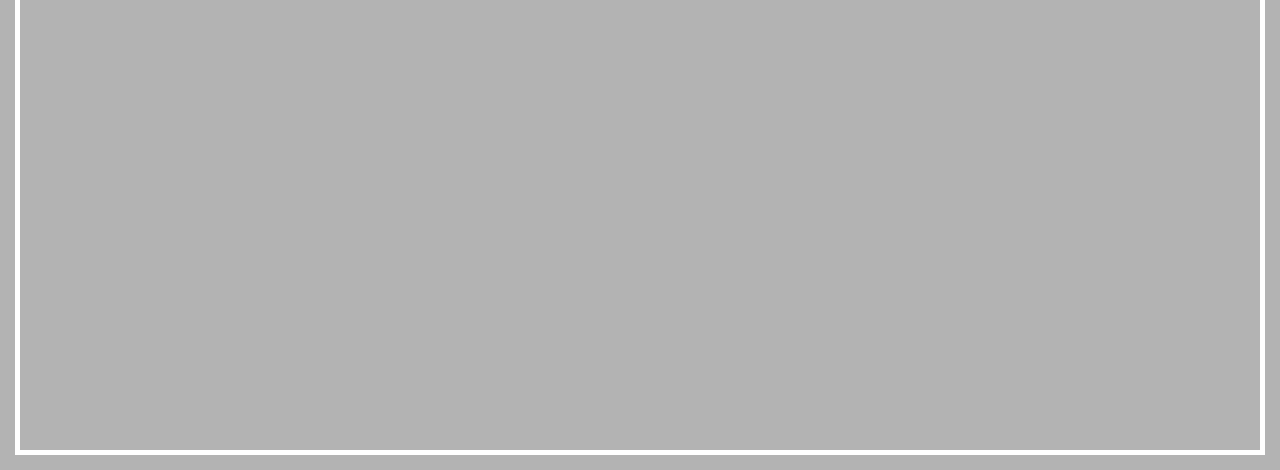
<file: side lessons/position-02-working-with-fixed-starting-code/index.html>
<!DOCTYPE html>
<html lang="en">
    <head>
        <meta charset="UTF-8">
        <meta http-equiv="X-UA-Compatible" content="ie=edge">
        <link rel="stylesheet" href="main.css">
        <title>Position</title>
    </head>
    <body>
        <div class="parent">
            <div class="child-1">Navigation Bar</div>
            <div class="child-2">Background Image</div>
            <div class="child-3">Features</div>
        </div>
    </body>
</html>
</file>
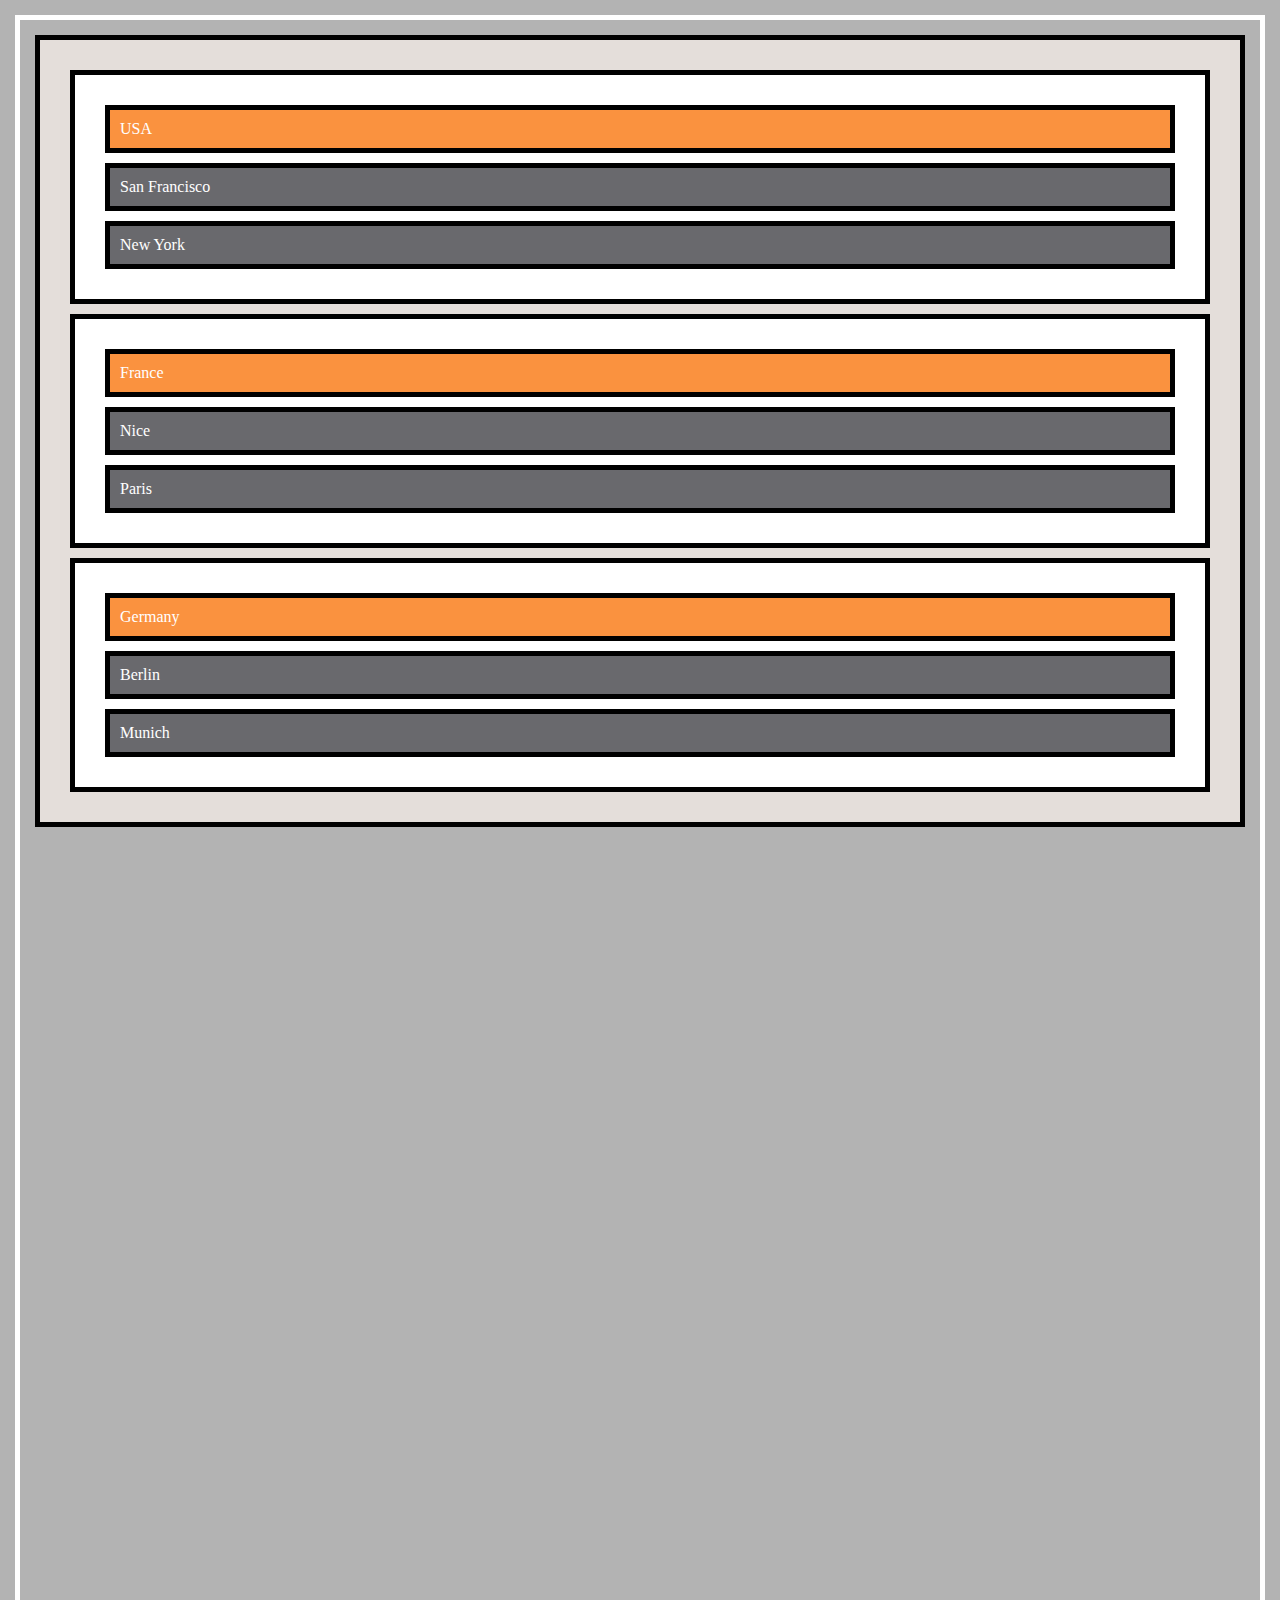
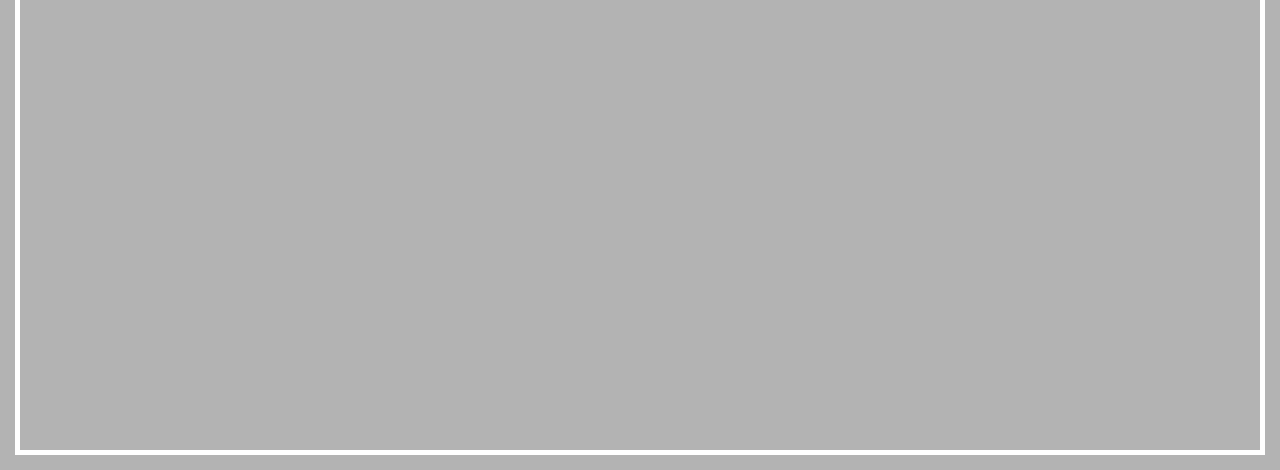
<file: side lessons/position-07-introducing-sticky-positioning-starting-code/index.html>
<!DOCTYPE html>
<html lang="en">
    <head>
        <meta charset="UTF-8">
        <meta http-equiv="X-UA-Compatible" content="ie=edge">
        <link rel="stylesheet" href="main.css">
        <title>Position</title>
    </head>
    <body>
        <div class="parent">
            <div class="country">USA</div>
            <div class="cities">San Francisco</div>
            <div class="cities">New York</div>
        </div>
        <div class="parent">
            <div class="country">France</div>
            <div class="cities">Nice</div>
            <div class="cities">Paris</div>
        </div>
        <div class="parent">
            <div class="country">Germany</div>
            <div class="cities">Berlin</div>
            <div class="cities">Munich</div>
        </div>
    </body>
</html>
</file>
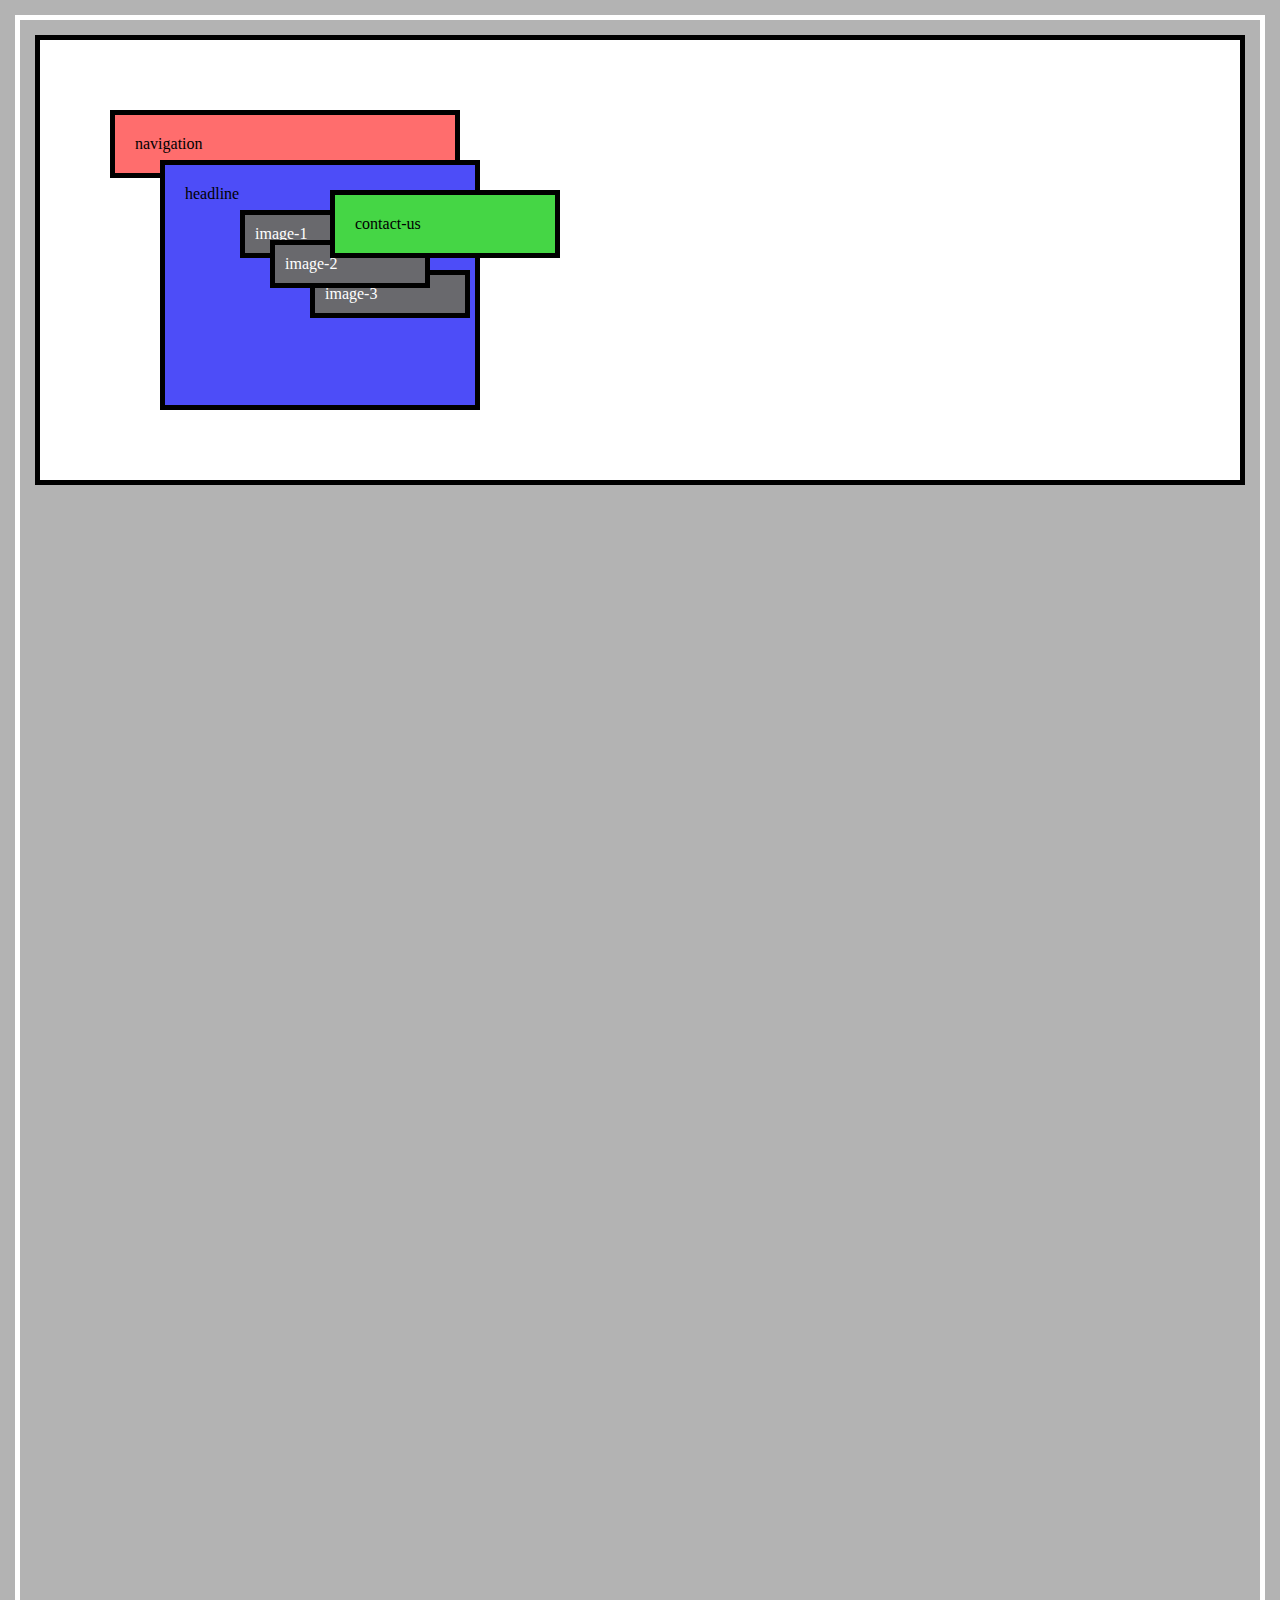
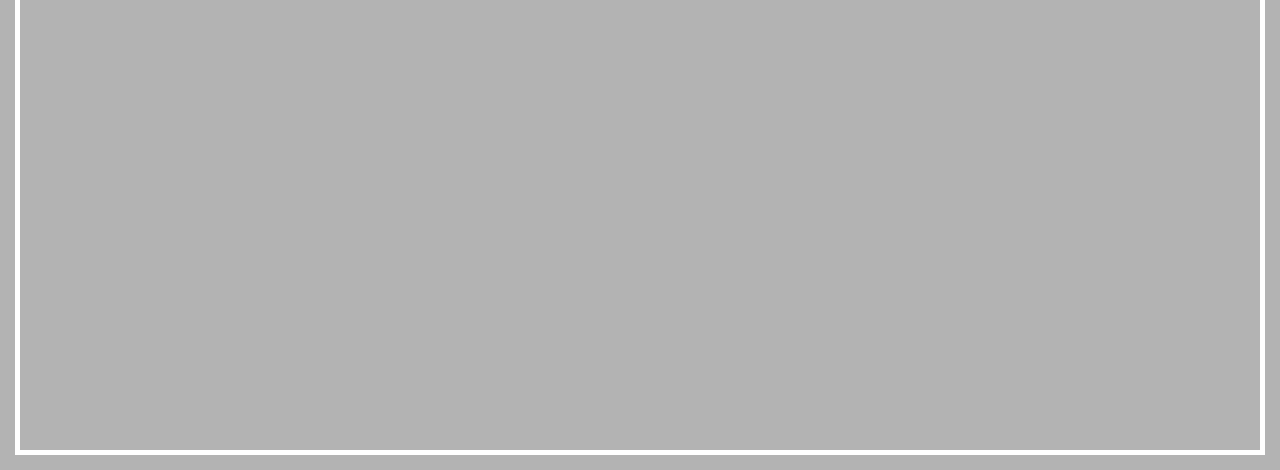
<file: side lessons/position-08-understanding-stacking-context-starting-code/index.html>
<!DOCTYPE html>
<html lang="en">
    <head>
        <meta charset="UTF-8">
        <meta http-equiv="X-UA-Compatible" content="ie=edge">
        <link rel="stylesheet" href="main.css">
        <title>Position</title>
    </head>
    <body>
        <div class="navigation">navigation</div>
        <div class="headline">headline    
            <div class="image-1">image-1</div>
            <div class="image-2">image-2</div>
            <div class="image-3">image-3</div>
        </div>
        <div class="contact-us">contact-us</div>
    </body>
</html>
</file>
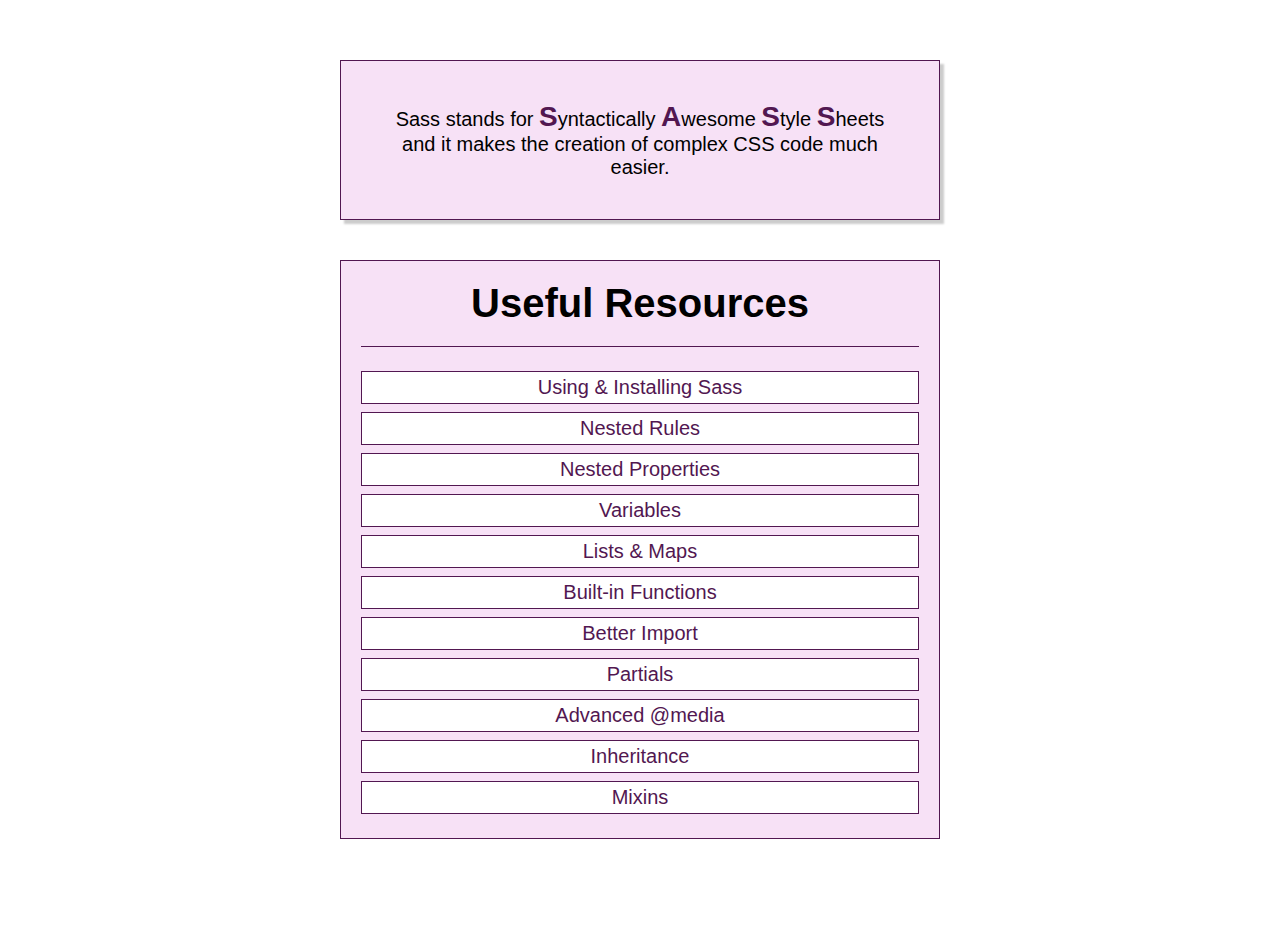
<file: side lessons/sass/index.html>
<!DOCTYPE html>
<html lang="en">

<head>
    <meta charset="UTF-8">
    <meta name="viewport" content="width=device-width, initial-scale=1.0">
    <meta http-equiv="X-UA-Compatible" content="ie=edge">
    <title>CSS Course</title>
    <link rel="stylesheet" href="main.css">
</head>

<body>
    <div class="container">
        <section class="sass-introduction">
            <p>Sass stands for
                <span class="char-highlight">S</span>yntactically
                <span class="char-highlight">A</span>wesome
                <span class="char-highlight">S</span>tyle
                <span class="char-highlight">S</span>heets and it makes the creation of complex CSS code much easier.</p>
        </section>
        <section class="sass-details">
            <header class="section-header">
                <h1>Useful Resources</h1>
            </header>
            <ul class="documentation-links">
                <li>
                    <a class="documentation-link link-important" href="https://sass-lang.com/documentation/file.SASS_REFERENCE.html#using_sass">Using &amp; Installing Sass</a>
                </li>
                <li>
                    <a class="documentation-link" href="https://sass-lang.com/documentation/file.SASS_REFERENCE.html#nested_rules">Nested Rules</a>
                </li>
                <li>
                    <a class="documentation-link" href="https://sass-lang.com/documentation/file.SASS_REFERENCE.html#nested_properties">Nested Properties</a>
                </li>
                <li>
                    <a class="documentation-link" href="https://sass-lang.com/documentation/file.SASS_REFERENCE.html#variables_">Variables</a>
                </li>
                <li>
                    <a class="documentation-link" href="https://sass-lang.com/documentation/file.SASS_REFERENCE.html#lists">Lists &amp; Maps</a>
                </li>
                <li>
                    <a class="documentation-link" href="https://sass-lang.com/documentation/Sass/Script/Functions.html">Built-in Functions</a>
                </li>
                <li>
                    <a class="documentation-link" href="https://sass-lang.com/documentation/file.SASS_REFERENCE.html#import">Better Import</a>
                </li>
                <li>
                    <a class="documentation-link" href="https://sass-lang.com/documentation/file.SASS_REFERENCE.html#partials">Partials</a>
                </li>
                <li>
                    <a class="documentation-link" href="https://sass-lang.com/documentation/file.SASS_REFERENCE.html#media">Advanced @media</a>
                </li>
                <li>
                    <a class="documentation-link" href="https://sass-lang.com/documentation/file.SASS_REFERENCE.html#extend">Inheritance</a>
                </li>
                <li>
                    <a class="documentation-link" href="https://sass-lang.com/documentation/file.SASS_REFERENCE.html#defining_a_mixin">Mixins</a>
                </li>
            </ul>
        </section>
    </div>
</body>

</html>
</file>
<file: shared.css>
@import url("https://fonts.googleapis.com/css?family=Roboto:100,400,900");
@import url("https://fonts.googleapis.com/css?family=Montserrat:400,700");
@import url("https://fonts.googleapis.com/css?family=Anton");

* {
  box-sizing: border-box;
}

html {
  height: 100%;
}

body {
  font-family: "Montserrat", Verdana, sans-serif;
  margin: 0;
  display: grid;
  grid-template-rows: 3.5rem auto fit-content(8rem);
  grid-template-areas:
    "header"
    "main"
    "footer";
  height: 100%;
}

main {
  /* grid-row: 2 / 3; */
  grid-row: main;
}

.backdrop {
  display: none;
  position: fixed;
  opacity: 0;
  top: 0;
  left: 0;
  z-index: 100;
  width: 100vw;
  height: 100vh;
  background: rgba(0, 0, 0, 0.9);
  transition: opacity 0.2s linear;
}

/* NavBar */
.main-header {
  width: 100%;
  position: fixed;
  top: 0;
  left: 0;
  background: #2ddf5c;
  padding: 0.5rem 1rem;
  z-index: 60;
  display: flex;
  align-items: center;
  justify-content: space-between;
}

.toggle-button {
  width: 3rem;
  background: transparent;
  border: none;
  cursor: pointer;
  padding-top: 0;
  padding-bottom: 0;
  vertical-align: middle;
}

.toggle-button:focus {
  outline: none;
}

.toggle-button__bar {
  width: 100%;
  height: 0.2rem;
  background: #0e4f1f;
  display: block;
  margin: 0.6rem 0;
}

.main-header__brand {
  color: #0e4f1f;
  text-decoration: none;
  font-weight: bold;
  /* width: 1.5rem; */
}

.main-header__brand img {
  /* width: 100%; */
  height: 2.5rem;
  vertical-align: middle;
}

.main-nav {
  display: none;
}

.main-nav__item a {
  text-decoration: none;
  color: #0e4f1f;
  font-weight: bold;
  padding: 0.2rem 0;
}

.mobile-nav__item a {
  text-decoration: none;
  color: #fff;
  font-weight: bold;
  padding: 0.2rem 0;
}

.main-nav__item a:hover,
.main-nav__item a:active {
  color: #fff;
  border-bottom: 5px solid white;
}

.main-nav__item--cta a,
.mobile-nav__item--cta a {
  color: white;
  background: #ff1b68;
  padding: 0.5rem 1rem;
  border-radius: 16px;
}

.main-nav__item--cta {
  animation: wiggle 400ms 1s 8 ease-out none;
}

.main-nav__item--cta a:hover,
.main-nav__item--cta a:active,
.mobile-nav__item--cta a:hover,
.mobile-nav__item--cta a:active {
  color: #ff1b68;
  background: white;
  border: none;
}

/* Footer */
.main-footer {
  background: black;
  padding: 2rem;
  margin-top: 3rem;
  /* grid-row: 3 / 4; */
  grid-row: footer;
}

.main-footer__links {
  list-style: none;
  margin: 0;
  padding: 0;
  display: flex;
  flex-direction: column;
  align-items: center;
}

.main-footer__link {
  margin: 0.5rem 0;
}

.main-footer__link a {
  color: white;
  text-decoration: none;
}

.main-footer__link a:hover,
.main-footer__link a:active {
  color: #ccc;
}

/* Mobile Nav */
.mobile-nav {
  transform: translateX(-100%);
  position: fixed;
  z-index: 101;
  top: 0;
  left: 0;
  background: white;
  width: 80%;
  height: 100vh;
  transition: transform 300ms ease-out;
  background: linear-gradient(
      to top,
      rgba(111, 106, 106, 0.89) 70%,
      transparent
    ),
    url("images/freedom.jpg") left 20% bottom 10% / cover no-repeat border-box;
}

.mobile-nav__items {
  width: 90%;
  height: 100%;
  list-style: none;
  margin: 0 auto;
  padding: 0;
  display: flex;
  flex-direction: column;
  justify-content: center;
  align-items: center;
}

.mobile-nav__item {
  margin: 1rem 0;
}

.mobile-nav__item a {
  font-size: 1.5rem;
}

/* Buttons */
.btn {
  background: #0e4f1f;
  color: white;
  padding: 0.8rem;
  font: inherit;
  border: 1.5px solid #0e4f1f;
  border-radius: 16px;
  font-weight: bold;
  cursor: pointer;
}

.btn:hover,
.btn:active {
  background: white;
  color: #0e4f1f;
}

.btn:focus,
.btn:focus-visible {
  outline: none;
}

.btn[disabled] {
  cursor: not-allowed;
  border: #a1a1a1;
  background: #ccc;
  color: #a1a1a1;
}

.open {
  display: block !important;
  opacity: 1 !important;
  transform: translateY(0) !important;
}

@media (min-width: 40rem) {
  .toggle-button {
    display: none;
  }

  .main-nav {
    display: flex;
  }

  .main-nav__items {
    margin: 0;
    padding: 0;
    list-style: none;
    display: flex;
  }

  .main-nav__item {
    margin: 0 16px;
    padding: 1rem 0.2rem;
  }

  .main-footer__links {
    flex-direction: row;
    justify-content: center;
  }

  .main-footer__link {
    margin: 0 1rem;
  }
}

@keyframes wiggle {
  0% {
    transform: rotateZ(0);
  }
  50% {
    transform: rotateZ(-10deg);
  }
  100% {
    transform: rotateZ(10deg);
  }
}
</file>
<file: main.css>
#product-overview {
  background: linear-gradient(to top, rgba(80, 68, 18, 0.6) 10%, transparent),
    url("images/andrea.jpg") left 50% bottom 80% / cover no-repeat border-box
      fixed,
    #ff1b68;
  /* background-image: url("andrea.jpg");
  background-size: cover;
  background-position: left 10% bottom 80%; */
  /* background-repeat: no-repeat; */
  /* background-origin: border-box; */
  /* background-clip: border-box; */
  /* background-attachment: fixed; */
  /* background-image: linear-gradient(
    180deg,
    red 70%,
    blue 80%,
    rgba(0, 0, 0, 0.5)
  ); */
  /* background-image: radial-gradient(
    ellipse farthest-corner at 20% 50%,
    red,
    blue 70%,
    green
  ); */
  width: 100%;
  /* height: 528px; */
  height: 60vh;
  /* border: 5px dashed white; */
  position: relative;
}

#product-overview h1 {
  color: white;
  font-family: "Anton", sans-serif;
  position: absolute;
  bottom: 5%;
  left: 3%;
  /* margin: 0; */
  font-size: 1.6rem;
}

.section-title {
  color: #2ddf5c;
  text-align: center;
}

.plan {
  background: #d5ffdc;
  text-align: center;
  padding: 1rem;
  margin: 0.5rem 0 2rem;
  width: 100%;
}

.plan--highlighted {
  background: #19b84c;
  color: white;
}

.plan__annotation {
  background: white;
  color: #19b84c;
  padding: 0.6rem;
  box-shadow: inset 2px 2px 5px rgba(0, 0, 0, 0.3);
  border-radius: 20px;
  width: 40%;
  margin: auto;
  min-width: 12rem;
}

.plan__title {
  color: #0e4f1f;
}

.plan__price {
  color: #6b6a6a;
}

.plan--highlighted .plan__title {
  color: white;
}

.plan--highlighted .plan__price {
  color: #0e4f1f;
}

.plan__features {
  list-style: none;
  margin: 0;
  padding: 0;
}

.plan__feature {
  margin: 0.5rem 0;
}

#key-features {
  background: #ff1b68;
  margin-top: 5rem;
  padding: 1rem;
}

#key-features .section-title {
  color: white;
  margin: 2rem;
}

.key-features__list {
  list-style: none;
  padding: 0;
  margin: 0;
  text-align: center;
}

.key-feature {
  margin: 1rem 0;
}

.key-feature__image {
  background: #ffcede;
  width: 128px;
  height: 128px;
  border: 2px solid #424242;
  border-radius: 50%;
  margin: auto;
  padding: 1.5rem;
}

.key-feature__description {
  text-align: center;
  font-weight: bold;
  color: white;
  font-size: 1.2rem;
}

/* Pseudo Element */

p::first-letter {
  color: #d5ffdc;
  font-size: 1.4rem;
  font-weight: bold;
}

.modal {
  display: none;
  position: fixed;
  opacity: 0;
  transform: translateY(-3rem);
  transition: opacity 200ms ease-out,
    transform 500ms cubic-bezier(0.21, 0.65, 0.68, 0.19);
  z-index: 200;
  top: 30%;
  left: 30%;
  width: 40%;
  background: white;
  padding: 2rem;
  border: 1px solid #ccc;
  box-shadow: 1px 1px 1px rgba(0, 0, 0, 0.5);
  border-radius: 16px;
}

.modal__title {
  text-align: center;
  margin: 0 0 1rem 0;
  font-size: 1rem;
}

.modal__actions {
  text-align: center;
}

.modal__action {
  border: 1px solid #0e4f1f;
  background: #0e4f1f;
  text-decoration: none;
  color: white;
  font: inherit;
  padding: 0.5rem 1rem;
  cursor: pointer;
  margin: 1rem;
}

.modal__action:hover,
.modal__action:active {
  background: #2ddf5c;
  border-color: #2ddf5c;
}

.modal__action--negative {
  background: red;
  border-color: red;
}

.modal__action--negative:hover,
.modal__action--negative:active {
  background: #ff5454;
  border-color: #ff5454;
}

@media (min-width: 40rem) {
  #product-overview {
    height: 85vh;
    background-position: 50% 25%;
  }

  #product-overview h1 {
    font-size: 3rem;
  }

  .key-feature {
    display: inline-block;
    width: 30%;
    vertical-align: top;
    max-width: 25rem;
    margin: 0;
  }

  .modal__title {
    font-size: 1.5rem;
  }
}

@media (min-width: 40rem) and (min-height: 48rem) {
  #product-overview {
    height: 85vh;
    background-position: left 50% bottom 0;
  }
}

@media (min-width: 40rem) and (orientation: landscape) {
  #product-overview {
    height: 100vh;
    background-position: left 50% bottom 100%;
  }

  .plan__list {
    width: 80%;
    margin: auto;
    display: flex;
    justify-content: center;
    align-items: center;
  }

  .plan {
    width: 30%;
    margin: 0.5rem;
    min-width: 12rem;
    max-width: 25rem;
    display: flex;
    flex-direction: column;
    justify-content: space-between;
    height: 28rem;
  }

  .plan--highlighted {
    box-shadow: 2px 2px 2px 2px rgba(0, 0, 0, 0.5);
    height: 30rem;
    z-index: 50;
  }

  .plan__annotation {
    min-width: 10rem;
    font-size: 1rem;
  }
}
</file>
<file: customers/customers.css>
main {
  padding-top: 2.5rem;
}

.testimonial {
  font-size: 1.2rem;
}

/* .testimonial__list {
  width: 80%;
  margin: auto;
} */

/* .testimonial:first-of-type {
  margin-top: 2.5rem;
} */

#customer-1:hover .testimonial__image-container {
  animation: flip-customer 1s ease-out forwards;
}

.testimonial__image-container {
  width: 70%;
  margin: 0 auto;
  max-width: 40rem;
  box-shadow: 3px 3px 5px 3px rgba(0, 0, 0, 0.3);
  transform: skewX(20deg);
  overflow: hidden;
}

.testimonial__image {
  width: 100%;
  vertical-align: top;
  transform: skew(-20deg) scale(1.4);
}

.testimonial__info {
  text-align: right;
  padding: 0.9rem;
}

#customer-2.testimonial {
  text-align: right;
}

#customer-2 .testimonial__info {
  text-align: left;
}

.testimonial__name {
  margin: 0.2rem;
  color: #ff5454;
  font-size: 2rem;
}

.testimonial__subtitle {
  margin: 0;
  font-size: 1.1rem;
  color: #ccc;
}

.testimonial__subtitle a {
  color: inherit;
  text-decoration: none;
}

.testimonial__subtitle a:hover,
.testimonial__subtitle a:active {
  color: #7a7a7a;
}

.testimonial__text {
  margin: 0.2rem;
}

@media (min-width: 40rem) {
  .testimonial {
    margin: 3rem auto;
    max-width: 1500px;
    display: flex;
    align-items: center;
    justify-content: space-around;
  }

  .testimonial__image-container {
    width: 65%;
    margin: 0;
  }

  .testimonial__info {
    width: 30%;
  }
}

@keyframes flip-customer {
  0% {
    transform: rotateY(0) skew(20deg);
  }
  50% {
    transform: rotateY(160deg) skew(20deg);
  }
  100% {
    transform: rotateY(360deg) skew(20deg);
  }
}
</file>
<file: packages/packages.css>
main {
  padding-top: 2rem;
}

.background {
  background: url("../images/plans-background.jpg") center/cover;
  filter: grayscale(40%);
  width: 100vw;
  height: 100vh;
  position: fixed;
  z-index: -1;
}

.package:nth-of-type(1) {
  margin-top: 37px;
}

.package {
  width: 80%;
  background: rgb(213, 255, 220);
  margin: 1rem 0;
  border: 4px solid #0e4f1f;
  border-left: none;
  position: relative;
  z-index: 0;
  overflow: hidden;
}

.package:hover,
.package:active {
  box-shadow: 2px 2px 4px rgba(0, 0, 0, 0.5);
  border-color: #ff5454;
  /* border-color: #ff5454 !important; */
  animation: push-up 1s ease-out forwards;
}

.package a {
  text-decoration: none;
  color: inherit;
  display: block;
  padding: 2rem;
}

.package__title {
  font-weight: bold;
}

.package__badge {
  position: absolute;
  top: 0;
  right: 0;
  margin: 0;
  font-size: 0.8rem;
  color: white;
  background: #ff5454;
  padding: 0.5rem;
  transform: rotate(45deg) translate(3.5rem, -0.8rem);
  transform-origin: center;
  width: 12rem;
  text-align: center;
}

.package__subtitle {
  color: #6a6a6a;
}

.package__info {
  background: white;
  padding: 1rem;
  color: #0e4f1f;
  border: 1px solid #0e4f1f;
  font-size: 1.2rem;
  /* font-style font-variant font-weight font-size/line-height font-family */
}

.clear-fix {
  clear: both;
}

#plus {
  background: rgba(213, 255, 220, 0.95);
}

#free {
  background: rgba(234, 252, 237, 0.95);
  float: right;
  border-right: none;
  border-left: 4px solid #0e4f1f;
  text-align: right;
}

#free:hover,
#free:active {
  box-shadow: -2px 2px 4px rgba(0, 0, 0, 0.5);
  border-left-color: #ff5454;
}

#premium {
  background: rgba(14, 79, 31, 0.95);
}

#premium .package__title {
  font-weight: bold;
  color: white;
}

#premium .package__subtitle {
  font-weight: bold;
  color: #bbb;
}

@media (min-width: 40rem) {
  main {
    margin-left: auto;
    margin-right: auto;
    max-width: 1500px;
  }
}

@media (min-width: 1500px) {
  .package {
    border-left: 4px solid #0e4f1f;
  }

  #free {
    border-right: 4px solid #0e4f1f;
  }

  #free:hover,
  #free:active {
    border-right-color: #ff5454;
  }
}

@keyframes push-up {
  0% {
    transform: translateY(0);
  }
  33% {
    transform: translateY(-1rem);
  }
  100% {
    transform: translateY(-0.5rem);
  }
}
</file>
<file: start-hosting/start-hosting.css>
main {
  padding-top: 1rem;
}

.signup-title {
  text-align: center;
  font-size: 1.8rem;
  color: #ff5454;
}

.signup-form {
  padding: 1rem;
  display: grid;
  grid-auto-rows: 2rem;
  grid-row-gap: 0.5rem;
  align-items: end;
}

.signup-form label {
  font-weight: bold;
}

.signup-form label,
.signup-form input,
.signup-form select {
  display: block;
  width: 100%;
}

/* .signup-form input[type="checkbox"] { */
.signup-form input[id*="terms"],
.signup-form input[id*="terms"] + label {
  display: inline-block;
  width: auto;
  vertical-align: bottom;
}

.signup-form input:not([type="checkbox"]),
.signup-form select {
  border: 1px solid #ccc;
  padding: 0.2rem 0.5rem;
  font: inherit;
}

.signup-form input:not([type="checkbox"]):focus,
.signup-form select:focus {
  outline: 1px solid #ccc;
  background: #d8f3df;
  border-color: #2ddf5c;
}

.signup-form input[type="checkbox"] {
  border: 1px solid #ccc;
  background: white;
  width: 1rem;
  height: 1rem;
  -webkit-appearance: none;
  -moz-appearance: none;
  appearance: none;
}

.signup-form input[type="checkbox"]:checked {
  background: #2ddf5c;
  border: #0e4f0e;
}

.signup-form input.invalid,
.signup-form select.invalid,
.signup-form :invalid {
  background: #faacac;
  border-color: red !important;
}

.signup-form button[type="submit"] {
  display: block;
  align-self: start;
}

@media (min-width: 40rem) {
  .signup-form {
    margin: auto;
    width: 30rem;
    grid-template-columns: 7rem auto;
    grid-gap: 1rem 0.5rem;
  }

  .signup-form__checkbox {
    grid-column: span 2;
  }

  .signup-form [id="title"] {
    grid-column: span 2;
  }
}
</file>
<file: side lessons/flexbox-02-creating-a-flex-container-starting-code/main.css>
* {
    box-sizing: border-box;
    font-size: 1.5rem;
}

html {
    background: #b3b3b3;
    padding: 5px;
}

body {
    background: #b3b3b3;
    padding: 5px;
    margin: 0;
  }
  
.flex-container {
    background: white;
    padding: 10px;
    border: 5px solid black;
    height: 1300px;
    display: flex;
    flex-direction: row;
    flex-wrap: wrap;
    /* flex-flow: row wrap; */
    align-items: center;
    justify-content: center;
    align-content: center;
  }

.item-1 {
    background: #ff7300;
    color: white;
    padding: 10px;
    border: 5px solid black;
    margin: 10px;
}

.item-2 {
    background: #ff9640;
    color: white;
    padding: 10px;
    border: 5px solid black;
    margin: 10px;
    width: 250px;
    font-size: 1.8rem;
}

.item-3 {
    background: #ff9640;
    color: white;
    padding: 10px;
    border: 5px solid black;
    margin: 10px;
    height: 250px;
}

.item-4 {
    background: #f5c096;
    color: white;
    padding: 10px;
    border: 5px solid black;
    margin: 10px;
    width: 300px;
    height: 300px;
}

.item-5 {
    background: #d3c0b1;
    color: white;
    padding: 10px;
    border: 5px solid black;
    margin: 10px;
    width: 350px;
}

.item-6 {
    background: #d3c0b1;
    color: white;
    padding: 10px;
    border: 5px solid black;
    margin: 10px;
    width: 350px;
}
</file>
<file: side lessons/grid-01-using-the-grid-on-our-projectstarting-code/main.css>
.container {
  margin: 20px;
  display: grid;
  height: 500px;
  /* grid-template-columns: 200px 5rem 20% auto; */
  grid-template-columns: repeat(4, 25%);
  /* grid-template-rows: 5rem auto; */
  grid-template-rows:
    [row-1-start] 5rem [row-1-end row-2-start] minmax(10px, auto)
    [row-2-end row-3-start] 100px [row-3-end];
  /* grid-column-gap: 20px; */
  /* grid-row-gap: 10px; */
  grid-gap: 10px;
  grid-template-areas:
    "header header header header"
    ". . main main"
    "footer footer footer footer";
}

.el1 {
  background: rgba(255, 154, 72, 0.5);
}

.el2 {
  background: rgba(255, 0, 0, 0.5);
  /* grid-column-start: 1; */
  /* grid-column-end: -1; */
  /* grid-column: 1 / -1; */
  /* grid-row-start: row-2-start; */
  /* grid-row-end: span 1; */
  /* grid-row: row-2-start / span 1; */
  z-index: 10;
  grid-area: main;
}

.el3 {
  background: rgba(0, 128, 0, 0.5);
  /* grid-column-start: 2;
  grid-column-end: span 3;
  grid-row-start: 1;
  grid-row-end: row-2-end; */
  /* grid-area: row-1-start / 2 / row-2-end / span 3; */
  grid-area: header;
}

.el4 {
  background: rgba(0, 4, 255, 0.5);
  grid-area: footer;
}
</file>
<file: side lessons/position-02-working-with-fixed-starting-code/main.css>
html {
  background: #b3b3b3;
  padding: 15px;
  border: 5px solid white;
  margin: 15px;
  height: 2000px;
}

body {
  background: #fa923f;
  padding: 20px;
  border: 5px solid black;
  margin: 0;
}

.parent {
  background: white;
  padding: 20px;
  border: 5px solid black;
  margin: 0;
}

.parent div {
  background: rgb(105, 105, 109);
  color: white;
  padding: 10px;
  border: 5px solid black;
  margin: 10px;
}

.parent .child-1 {
  position: fixed;
  width: 100%;
  top: 0;
  left: 0;
  margin: 0;
  box-sizing: border-box;
}
</file>
<file: side lessons/position-07-introducing-sticky-positioning-starting-code/main.css>
html {
  background: #b3b3b3;
  padding: 15px;
  border: 5px solid white;
  margin: 15px;
  height: 2000px;
}

body {
  background: #e4deda;
  padding: 20px;
  border: 5px solid black;
  margin: 0;
}

.parent {
  background: white;
  padding: 20px;
  border: 5px solid black;
  margin: 10px;
}

.parent .country {
  background: #fa923f;
  color: white;
  padding: 10px;
  border: 5px solid black;
  margin: 10px;
  position: sticky;
  top: 10px;
}

.parent .cities {
  background: rgb(105, 105, 109);
  color: white;
  padding: 10px;
  border: 5px solid black;
  margin: 10px;
}
</file>
<file: side lessons/position-08-understanding-stacking-context-starting-code/main.css>
html {
  background: #b3b3b3;
  padding: 15px;
  border: 5px solid white;
  margin: 15px;
  height: 2000px;
}

body {
  background: white;
  padding: 20px;
  border: 5px solid black;
  margin: 0;
  height: 400px;
}

.navigation,
.headline,
.contact-us {
  padding: 20px;
  border: 5px solid black;
  margin: 10px;
  position: fixed;
}

.headline div {
  background: rgb(105, 105, 109);
  color: white;
  padding: 10px;
  border: 5px solid black;
  margin: 10px;
  width: 130px;
}

.navigation {
  background: rgb(255, 109, 109);
  top: 100px;
  left: 100px;
  width: 300px;
}

.headline {
  background: rgb(77, 77, 248);
  top: 150px;
  left: 150px;
  width: 270px;
  height: 200px;
  z-index: 99;
}

.contact-us {
  background: rgb(69, 214, 69);
  top: 180px;
  left: 320px;
  width: 180px;
  z-index: 100;
}

.image-1 {
  top: 200px;
  left: 230px;
  position: fixed;
}

.image-2 {
  top: 230px;
  left: 260px;
  position: fixed;
  z-index: 1000;
}

.image-3 {
  left: 300px;
  top: 260px;
  position: fixed;
}
</file>
<file: side lessons/sass/main.css>
.char-highlight {
  font-weight: bold;
  font-size: 1.4rem;
  color: #521751;
}

html {
  font-size: 94.75%;
}
@media (min-width: 40rem) {
  html {
    font-size: 125%;
  }
}

body {
  font-family: Arial, sans-serif;
  margin: 0;
}

.container {
  display: -webkit-box;
  display: -ms-flexbox;
  display: -webkit-flex;
  display: flex;
  flex-direction: column;
  flex-wrap: nowrap;
  align-items: center;
  padding: 3rem 0;
  box-sizing: border-box;
}

.sass-section, .sass-details, .sass-introduction {
  border: 0.05rem solid #521751;
  background: #f7e1f6;
  text-align: center;
  width: 90%;
  box-sizing: border-box;
}
@media (min-width: 40rem) {
  .sass-section, .sass-details, .sass-introduction {
    width: 30rem;
  }
}

.sass-introduction {
  padding: 2rem;
  box-shadow: 0.2rem 0.2rem 0.1rem #ccc;
}
.sass-introduction p {
  margin: 0;
}

.sass-details {
  padding: 1rem;
  margin: 2rem 0;
}

.section-header {
  border-bottom: 0.05rem solid #521751;
}
.section-header h1 {
  margin: 0 0 1rem 0;
}

.documentation-links {
  list-style: none;
  margin: 1rem 0 0 0;
  padding: 0;
  display: -webkit-box;
  display: -ms-flexbox;
  display: -webkit-flex;
  display: flex;
  flex-direction: column;
}
.documentation-links li {
  margin: 0.2rem 0;
  background: white;
}
.documentation-links .documentation-link {
  text-decoration: none;
  color: #521751;
  display: block;
  padding: 0.2rem;
  border: 0.05rem solid #521751;
}
.documentation-links .documentation-link:hover, .documentation-links .documentation-link:active {
  color: white;
  background: #fa923f;
  border-color: #fa923f;
}

/*# sourceMappingURL=main.css.map */
</file>
